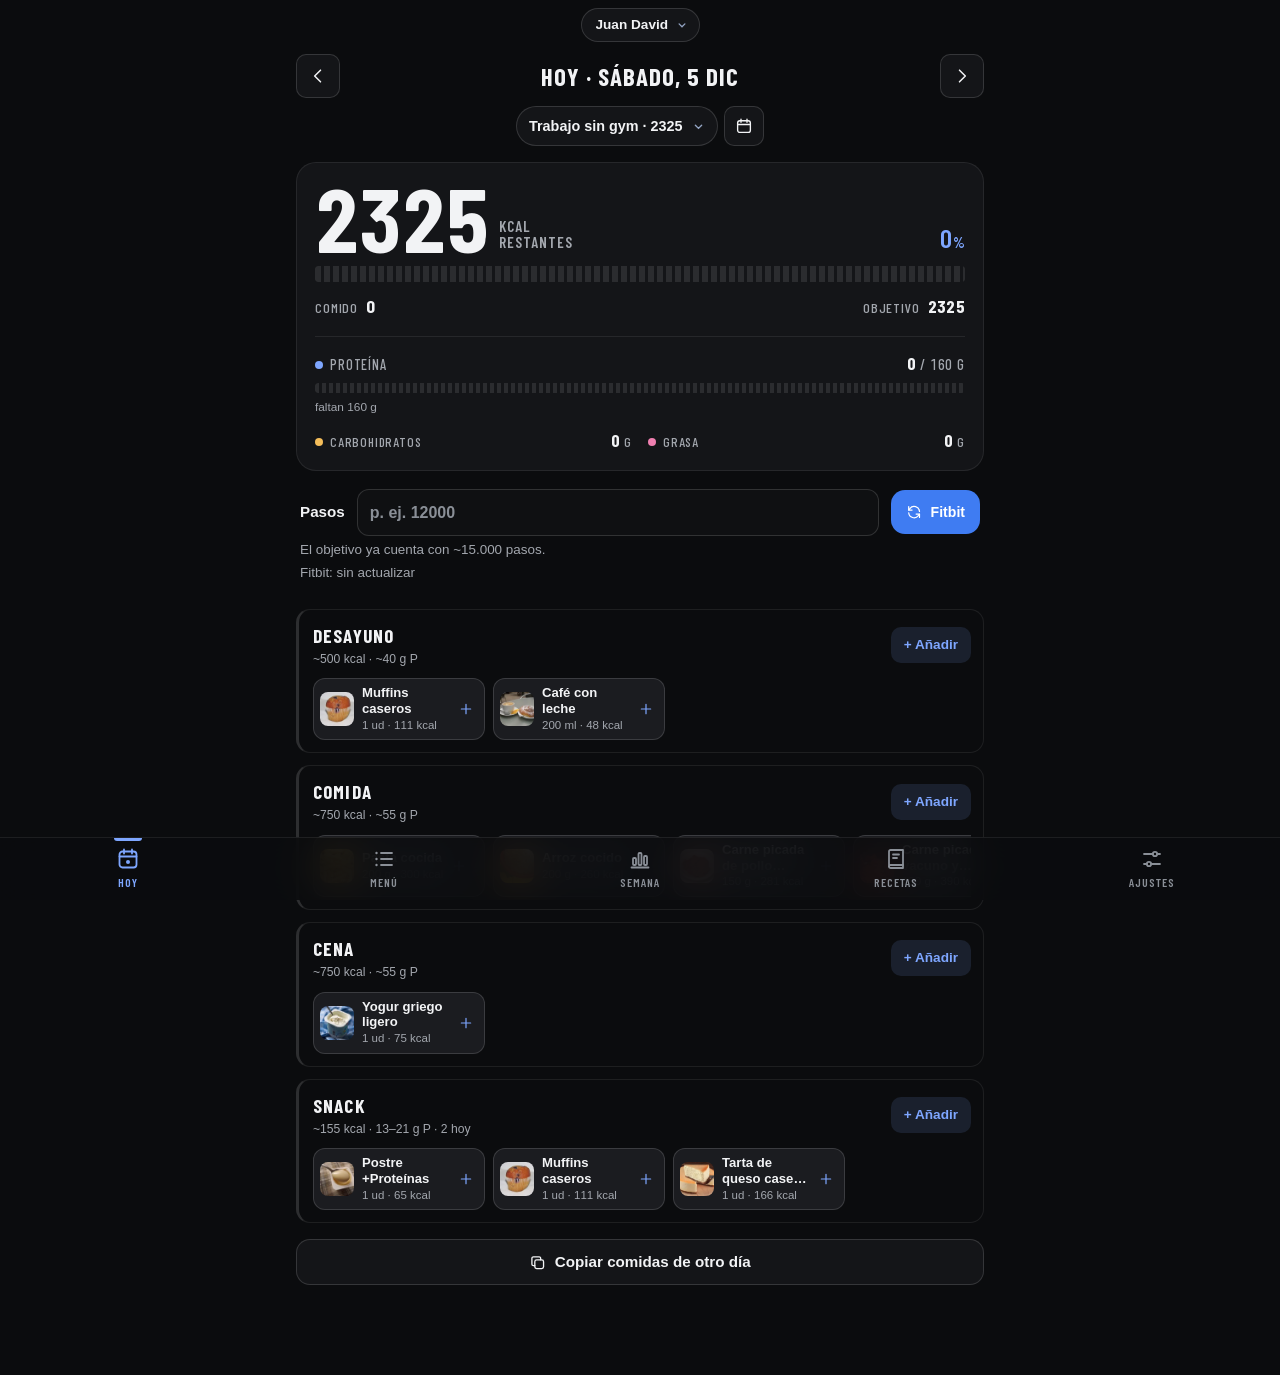
<file: index.html>
<!doctype html>
<html lang="es">
<head>
  <meta charset="utf-8">
  <meta name="viewport" content="width=device-width, initial-scale=1, viewport-fit=cover">
  <title>Menú JD</title>
  <meta name="description" content="Menú intercambiable y registro diario de comidas.">
  <meta name="theme-color" content="#0b0c0e" media="(prefers-color-scheme: light)">
  <meta name="theme-color" content="#0b0c0e" media="(prefers-color-scheme: dark)">
  <!-- iOS -->
  <meta name="apple-mobile-web-app-capable" content="yes">
  <meta name="mobile-web-app-capable" content="yes">
  <meta name="apple-mobile-web-app-status-bar-style" content="black-translucent">
  <meta name="apple-mobile-web-app-title" content="Menú JD">
  <link rel="apple-touch-icon" href="icons/apple-touch-icon.png">
  <link rel="icon" type="image/png" sizes="192x192" href="icons/icon-192.png">
  <link rel="manifest" href="manifest.webmanifest">
  <link rel="stylesheet" href="styles.css">
</head>
<body>
  <div class="profile-bar">
    <select id="profileSelect" aria-label="Perfil"></select>
  </div>
  <main id="app">
    <!-- HOY -->
    <section id="view-hoy" class="view" aria-label="Hoy">
      <header class="top">
        <button class="icon-btn" id="prevDay" aria-label="Día anterior"><svg class="i" viewBox="0 0 24 24" aria-hidden="true"><path d="m15 5-7 7 7 7"/></svg></button>
        <div class="date-wrap">
          <h1 id="dateTitle">Hoy</h1>
          <div class="type-row">
            <select id="dayType" aria-label="Tipo de día"></select>
            <button class="icon-btn small" id="gcalDetect" aria-label="Detectar tipo de día desde Google Calendar" title="Detectar desde calendario"><svg class="i" viewBox="0 0 24 24" aria-hidden="true"><rect x="3.5" y="5" width="17" height="15.5" rx="3"/><path d="M3.5 10h17M8 3v4M16 3v4"/></svg></button>
          </div>
        </div>
        <button class="icon-btn" id="nextDay" aria-label="Día siguiente"><svg class="i" viewBox="0 0 24 24" aria-hidden="true"><path d="m9 5 7 7-7 7"/></svg></button>
      </header>

      <div class="summary" id="summary"></div>
      <div class="steps-row">
        <div class="steps-line">
          <label for="stepsIn" class="steps-label">Pasos</label>
          <input type="text" id="stepsIn" inputmode="numeric" pattern="[0-9.]*" placeholder="p. ej. 12000" autocomplete="off">
          <button class="btn ghost" id="healthDay" type="button" hidden><svg class="i" viewBox="0 0 24 24" aria-hidden="true"><path d="M20 11a8 8 0 0 0-14.3-4.3L4 9"/><path d="M4 4v5h5"/><path d="M4 13a8 8 0 0 0 14.3 4.3L20 15"/><path d="M20 20v-5h-5"/></svg> Fitbit</button>
        </div>
        <p class="muted small" id="stepsInfo"></p>
        <p class="muted small" id="healthStatus" hidden></p>
        <div class="food-sync" id="foodSync" hidden>
          <p class="muted small" id="foodStatus"></p>
          <button class="btn ghost" id="foodSend" type="button"></button>
        </div>
      </div>
      <div id="slots" class="slots"></div>
      <button class="btn ghost" id="copyDay" type="button"><svg class="i" viewBox="0 0 24 24" aria-hidden="true"><rect x="8" y="8" width="12" height="12" rx="2.5"/><path d="M16 8V6a2 2 0 0 0-2-2H6a2 2 0 0 0-2 2v8a2 2 0 0 0 2 2h2"/></svg> Copiar comidas de otro día</button>
    </section>

    <!-- MENÚ -->
    <section id="view-menu" class="view" hidden aria-label="Menú">
      <header class="page-head">
        <h1>Menú</h1>
      </header>
      <div class="mtabs" role="tablist" aria-label="Qué ver">
        <button type="button" role="tab" id="tabDishes" data-mtab="platos" aria-selected="true" aria-controls="menuList"><b>Platos</b><small id="tabDishesSub">Recetas completas</small></button>
        <button type="button" role="tab" id="tabProducts" data-mtab="productos" aria-selected="false" aria-controls="productsPane"><b>Productos</b><small id="tabProductsSub">Alimentos sueltos</small></button>
      </div>
      <p class="lead dishes-only" id="menuLead"></p>
      <div class="products-pane products-only" id="productsPane">
        <input type="search" id="prodSearch" placeholder="Buscar producto…" autocomplete="off">
        <div class="prod-new" id="prodNew"></div>
        <div class="recent-row cat-row" id="prodCats"></div>
        <p class="muted small" id="prodHint"></p>
        <div id="prodList"></div>
      </div>
      <div class="pantry dishes-only" id="pantry"></div>
      <div class="builder dishes-only" id="builderSection">
        <h2>Monta tu día</h2>
        <div class="sel">
          <label for="bD">Desayuno<select id="bD"></select></label>
          <label for="bC">Comida<select id="bC"></select></label>
          <label for="bN">Cena<select id="bN"></select></label>
          <label for="bT">Tipo de día<select id="bT"></select></label>
        </div>
        <div class="total" id="bTot"></div>
        <button class="btn" id="bApply">Usar este plan para hoy</button>
        <p class="muted small">Se añade al día que tengas abierto en Hoy: navega a días futuros para planificar la semana y sacar la lista de la compra.</p>
      </div>
      <div id="menuList" class="dishes-only"></div>
    </section>

    <!-- SEMANA -->
    <section id="view-semana" class="view" hidden aria-label="Semana">
      <header class="top">
        <button class="icon-btn" id="prevWeek" aria-label="Semana anterior"><svg class="i" viewBox="0 0 24 24" aria-hidden="true"><path d="m15 5-7 7 7 7"/></svg></button>
        <div class="date-wrap">
          <h1 id="weekTitle">Semana</h1>
          <p class="muted small" id="weekSub">Domingo a sábado</p>
        </div>
        <button class="icon-btn" id="nextWeek" aria-label="Semana siguiente"><svg class="i" viewBox="0 0 24 24" aria-hidden="true"><path d="m9 5 7 7-7 7"/></svg></button>
      </header>
      <div class="summary" id="weekSummary"></div>
      <div class="week-days" id="weekDays"></div>
      <button class="btn ghost" id="planWeek" type="button">Planificar días vacíos</button>
      <button class="btn ghost" id="healthWeek" type="button" hidden><svg class="i" viewBox="0 0 24 24" aria-hidden="true"><path d="M20 11a8 8 0 0 0-14.3-4.3L4 9"/><path d="M4 4v5h5"/><path d="M4 13a8 8 0 0 0 14.3 4.3L20 15"/><path d="M20 20v-5h-5"/></svg> Traer pasos y peso de Fitbit</button>

      <section class="block">
        <h2>Peso</h2>
        <form class="weight-form" id="weightForm">
          <label for="wDate">Fecha<input type="date" id="wDate" required></label>
          <label for="wKg">Kg<input type="text" id="wKg" inputmode="decimal" placeholder="86,4" autocomplete="off" required></label>
          <button class="btn" type="submit">Guardar</button>
        </form>
        <div id="weightChart"></div>
        <div id="weightList"></div>
      </section>

      <section class="block">
        <h2>Lista de la compra</h2>
        <p class="muted small">Lo registrado y planificado esta semana; pasta, arroz y pollo en crudo. Marcarlo como comprado lo quita de «Me falta».</p>
        <div id="shopList"></div>
        <div class="row">
          <button class="btn ghost" id="shopCopy">Copiar lista</button>
          <button class="btn ghost" id="shopReset">Desmarcar todo</button>
        </div>
      </section>

      <section class="block">
        <details class="prices">
          <summary>Precios de los ingredientes</summary>
          <p class="muted small">Apunta lo que pagas en Mercadona (€/kg, €/l o €/unidad, según el ingrediente). Con ellos se calcula el coste de cada plato, de cada día y de la lista. Son comunes a todos los perfiles y se guardan en este móvil.</p>
          <div id="priceList" class="price-list"></div>
        </details>
      </section>
    </section>

    <!-- RECETAS -->
    <section id="view-recetas" class="view" hidden aria-label="Recetas">
      <header class="page-head">
        <h1>Recetas y notas</h1>
        <p class="lead">Las tuyas, apuntadas mientras cocinas, y las de lote.</p>
      </header>
      <section class="block">
        <h2>Mis recetas</h2>
        <p class="muted small" id="myRecipesEmpty">Créala mientras cocinas: añade cada cosa que echas con sus gramos, pesa la comida al terminar y la app calcula sus macros. Luego la añades a cualquier comida por gramos o raciones.</p>
        <div id="myRecipes" class="cards"></div>
        <button class="btn" type="button" data-rec-new="1">+ Nueva receta</button>
      </section>
      <section class="block">
        <h2>De lote</h2>
        <div id="recipeList" class="cards"></div>
      </section>
      <section class="block">
        <h2>Notas</h2>
        <ul id="notes" class="notes"></ul>
      </section>
    </section>
    <section id="view-ajustes" class="view" hidden aria-label="Ajustes">
      <header class="page-head">
        <h1>Ajustes</h1>
        <p class="lead">Tus productos y fotos, la copia de seguridad y la conexión con Google.</p>
      </header>
      <section class="block">
        <h2>Mis productos</h2>
        <p class="muted small">Ingredientes que has dado de alta con sus macros para usarlos al cambiar un plato. Son comunes a todos los perfiles de este móvil.</p>
        <ul id="productList" class="wlist products"></ul>
      </section>
      <section class="block">
        <h2>Fotos de productos</h2>
        <p class="muted small">Cada ingrediente del catálogo trae una foto genérica. Si quieres la del envase que compras, hazle una foto o elígela de la galería: se reduce a una miniatura y se guarda solo en este móvil (no va en la copia de seguridad).</p>
        <input type="search" id="photoSearch" placeholder="Buscar producto…" autocomplete="off">
        <ul id="photoList" class="wlist photos"></ul>
        <input type="file" id="photoFile" accept="image/*" hidden>
        <details id="photoCredits" class="credits"><summary>Créditos de las fotos genéricas</summary>
          <p class="muted small">Fotos de Wikimedia Commons, recortadas y reducidas; cada una mantiene su licencia (CC0, dominio público, CC BY o CC BY-SA).</p>
          <ul id="creditList" class="notes small"></ul>
        </details>
      </section>
      <section class="block">
        <h2>Copia de seguridad</h2>
        <p class="muted">Tu registro, tus pesos y tus precios se guardan solo en este móvil. Exporta de vez en cuando por si cambias de teléfono o borras datos del navegador.</p>
        <div class="row">
          <button class="btn ghost" id="exportBtn">Exportar registro</button>
          <label class="btn ghost file-btn" for="importFile">Importar registro</label>
          <input type="file" id="importFile" accept="application/json" hidden>
        </div>
        <p class="muted small" id="backupMsg" role="status"></p>
        <p class="muted small" id="appVersion"></p>
      </section>
      <section class="block" id="gcalSection">
        <h2>Google: turnos y Fitbit</h2>
        <p class="muted">El calendario propone si ese día trabajas (busca la palabra clave en tus eventos) y Fitbit trae pasos y peso. Necesita conexión; el resto de la app funciona sin ella.</p>
        <div class="sel">
          <label for="gcalClientId">Client ID de Google<input type="text" id="gcalClientId" autocomplete="off" spellcheck="false" autocapitalize="off" placeholder="xxxx.apps.googleusercontent.com"></label>
          <label for="gcalKeyword">Palabra clave<input type="text" id="gcalKeyword" autocomplete="off" placeholder="turno"></label>
        </div>
        <div class="row">
          <button class="btn ghost" id="gcalSave">Guardar ajustes</button>
          <button class="btn ghost" id="gcalDisconnect">Desconectar</button>
        </div>
        <p class="muted small" id="gcalMsg" role="status"></p>
        <details class="help"><summary>Cómo configurarlo</summary>
          <p class="muted small">¿Cómo consigo el Client ID? En <a href="https://console.cloud.google.com/" target="_blank" rel="noopener">Google Cloud Console</a>: crea un proyecto → activa la API "Google Calendar API" → pantalla de consentimiento OAuth (tipo Externo, añádete como usuario de prueba) → Credenciales → "Crear credenciales" → "ID de cliente de OAuth" tipo Aplicación web → en "Orígenes de JavaScript autorizados" añade exactamente <code id="gcalOrigin"></code> → copia el Client ID y pégalo arriba.</p>
          <p class="muted small" id="healthHelp">Con el mismo Client ID, los botones "Fitbit" de Hoy y Semana traen tus pasos (y tu peso, si lo registras en Google Health) desde la API de Google Health. En el proyecto de Google Cloud tienen que estar habilitada la "Google Health API" y los permisos <code>googlehealth.activity_and_fitness.readonly</code> y, para el peso, <code>googlehealth.health_metrics_and_measurements.readonly</code>. Para enviar tus comidas (botón de Hoy) hace falta además <code>googlehealth.nutrition.writeonly</code>.</p>
        </details>
      </section>
    </section>
  </main>

  <nav class="tabbar" aria-label="Secciones">
    <button data-view="hoy" class="active"><svg class="ti" viewBox="0 0 24 24" aria-hidden="true"><rect x="3.5" y="4.5" width="17" height="16" rx="3"/><path d="M3.5 9.5h17M8 2.5v4M16 2.5v4"/><circle cx="12" cy="15" r="2" class="fill"/></svg>Hoy</button>
    <button data-view="menu"><svg class="ti" viewBox="0 0 24 24" aria-hidden="true"><path d="M9 6h11M9 12h11M9 18h11"/><circle cx="4.5" cy="6" r="1.2" class="fill"/><circle cx="4.5" cy="12" r="1.2" class="fill"/><circle cx="4.5" cy="18" r="1.2" class="fill"/></svg>Menú</button>
    <button data-view="semana"><svg class="ti" viewBox="0 0 24 24" aria-hidden="true"><path d="M3.5 20.5h17"/><rect x="5" y="11" width="3" height="7" rx="1"/><rect x="10.5" y="6" width="3" height="12" rx="1"/><rect x="16" y="9" width="3" height="9" rx="1"/></svg>Semana</button>
    <button data-view="recetas"><svg class="ti" viewBox="0 0 24 24" aria-hidden="true"><path d="M5 4.5A1.5 1.5 0 0 1 6.5 3H19v15H6.5A1.5 1.5 0 0 0 5 19.5z"/><path d="M5 19.5A1.5 1.5 0 0 0 6.5 21H19v-3"/><path d="M9 7.5h6M9 11h4"/></svg>Recetas</button>
    <button data-view="ajustes"><svg class="ti" viewBox="0 0 24 24" aria-hidden="true"><path d="M4 7h9M17 7h3M4 17h3M11 17h9"/><circle cx="15" cy="7" r="2.2"/><circle cx="9" cy="17" r="2.2"/></svg>Ajustes</button>
  </nav>

  <!-- Hoja para añadir -->
  <div class="sheet-backdrop" id="sheetBg" hidden></div>
  <div class="sheet" id="sheet" hidden role="dialog" aria-modal="true" aria-labelledby="sheetTitle">
    <div class="sheet-head">
      <h2 id="sheetTitle">Añadir</h2>
      <button class="icon-btn" id="sheetClose" aria-label="Cerrar"><svg class="i" viewBox="0 0 24 24" aria-hidden="true"><path d="M6 6l12 12M18 6L6 18"/></svg></button>
    </div>
    <div id="sheetBody"></div>
  </div>

  <div class="toast" id="toast" role="status" hidden></div>

  <script src="data.js"></script>
  <script src="app.js"></script>
</body>
</html>
</file>
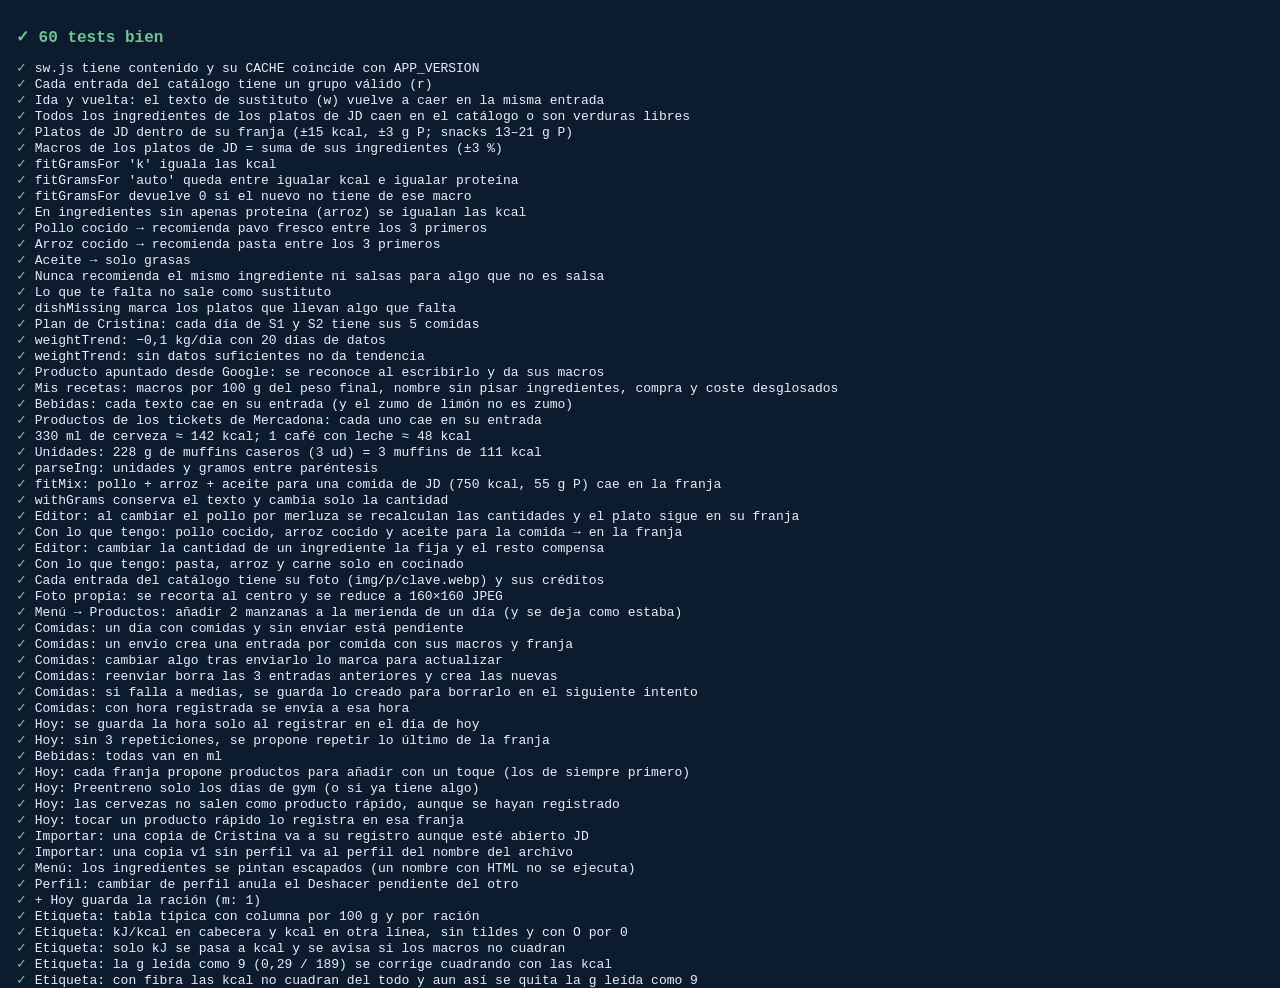
<file: tests.html>
<!doctype html>
<html lang="es">
<head>
  <meta charset="utf-8">
  <meta name="viewport" content="width=device-width, initial-scale=1">
  <title>Tests · Menú JD</title>
  <style>
    body{font-family:ui-monospace,Menlo,monospace;background:#0d1b2e;color:#e8eef9;margin:0;padding:16px;font-size:13px}
    .ok{color:#6fc493} .ko{color:#e2704b;font-weight:700} h1{font-size:16px}
    iframe{display:none}
  </style>
</head>
<body>
  <h1 id="head">Ejecutando tests…</h1>
  <pre id="out"></pre>
  <!-- Abre http://localhost:8080/tests.html con el servidor de pruebas. Carga la app en un iframe y prueba sus
       funciones puras (no escribe en el registro; lo que toca de localStorage lo deja como estaba). -->
  <iframe id="app" src="index.html"></iframe>
<script>
"use strict";
const lines = [];
let pass = 0, fail = 0;
function t(name, fn) {
  try { const r = fn(); if (r === false) throw new Error("falso"); pass++; lines.push(`<span class="ok">✓</span> ${name}`); }
  catch (e) { fail++; lines.push(`<span class="ko">✗ ${name}</span>\n    ${String(e.message || e).replace(/</g, "&lt;")}`); }
}
async function ta(name, fn) {
  try { const r = await fn(); if (r === false) throw new Error("falso"); pass++; lines.push(`<span class="ok">✓</span> ${name}`); }
  catch (e) { fail++; lines.push(`<span class="ko">✗ ${name}</span>\n    ${String(e.message || e).replace(/</g, "&lt;")}`); }
}
function eq(a, b, msg = "") { if (a !== b) throw new Error(`${msg} esperaba ${JSON.stringify(b)}, salió ${JSON.stringify(a)}`); }
function near(a, b, tol, msg = "") { if (!(Math.abs(a - b) <= tol)) throw new Error(`${msg} esperaba ${b} ±${tol}, salió ${a}`); }

let swText = "";
fetch("sw.js", { cache: "no-store" }).then((r) => r.text()).then((x) => (swText = x)).catch(() => {});
document.getElementById("app").addEventListener("load", () => setTimeout(() => run().catch((e) => { document.getElementById("head").textContent = "Error: " + e.message; }), 300));
async function run() {
  const w = document.getElementById("app").contentWindow;
  const E = (code) => w.eval(code); // ámbito global de la app (llega a const/let como SHOP o profile)
  const SHOP = E("SHOP"), PROFILES = E("PROFILES"), ROLE_LABELS = E("ROLE_LABELS");
  // Que nada de lo guardado en este navegador (Mis productos, lo que falta) cambie los resultados.
  const saved = {};
  for (const k of ["menujd.products.v1", "menujd.missing.v1"]) { saved[k] = w.localStorage.getItem(k); w.localStorage.removeItem(k); }
  E("parseCache.clear()");
  const withProfile = (id, fn) => {
    const prev = E("profile.id");
    E(`profile = PROFILES.${id}; rebuildIndex();`);
    try { return fn(); } finally { E(`profile = PROFILES.${prev}; rebuildIndex();`); }
  };

  /* despliegue */
  t("sw.js tiene contenido y su CACHE coincide con APP_VERSION", () => {
    if (!swText.includes("addEventListener(\"fetch\"") && !swText.includes("addEventListener('fetch'")) throw new Error("sw.js vacío o sin manejador fetch");
    const v = E("APP_VERSION");
    if (!swText.includes(`"menujd-${v}"`)) throw new Error(`sw.js no tiene "menujd-${v}"`);
  });

  /* catálogo */
  t("Cada entrada del catálogo tiene un grupo válido (r)", () => {
    const bad = SHOP.filter((c) => !c.r || !ROLE_LABELS[c.r.split(":")[0]]).map((c) => c.key);
    eq(bad.length, 0, "sin grupo: " + bad.join(", "));
  });
  t("Ida y vuelta: el texto de sustituto (w) vuelve a caer en la misma entrada", () => {
    const bad = [];
    for (const c of SHOP) {
      if (c.w && w.parseIng(`100 g de ${c.w}`).c?.key !== c.key) bad.push(c.key);
      if (c.cooked && c.cooked.w) { const r = w.parseIng(`100 g de ${c.cooked.w}`); if (r.c?.key !== c.key || !r.cooked) bad.push(c.key + " (cocido)"); }
    }
    eq(bad.length, 0, "fallan: " + bad.join(", "));
  });
  t("Todos los ingredientes de los platos de JD caen en el catálogo o son verduras libres", () => {
    const bad = withProfile("jd", () => E("ALL").flatMap((o) => o.i.filter((raw) => !w.parseIng(raw).c).map((raw) => `${o.id}: ${raw}`)));
    if (bad.length) console.info("Sin entrada en el catálogo:", bad);
    return true; // informativo: las verduras libres y "al gusto" no tienen entrada
  });

  /* platos de JD: regla del intercambio */
  t("Platos de JD dentro de su franja (±15 kcal, ±3 g P; snacks 13–21 g P)", () => {
    const bad = [];
    withProfile("jd", () => {
      const prof = E("profile");
      for (const s of prof.slots) for (const o of E(`profile._baseMenu["${s.id}"]`)) {
        const tg = s.target; if (!tg) continue;
        const okK = Math.abs(o.k - tg.k) <= 15;
        const okP = tg.p != null ? Math.abs(o.p - tg.p) <= 3 : o.p >= tg.pMin && o.p <= tg.pMax;
        if (!okK || !okP) bad.push(`${o.id} ${o.k} kcal ${o.p} g P`);
      }
    });
    eq(bad.length, 0, bad.join("; "));
  });
  t("Macros de los platos de JD = suma de sus ingredientes (±3 %)", () => {
    const bad = [];
    withProfile("jd", () => {
      for (const o of E("profile._baseMenu ? Object.values(profile._baseMenu).flat() : ALL")) {
        const sum = o.i.reduce((a, raw) => a + ((w.ingMacros(raw) || {}).k || 0), 0);
        if (Math.abs(sum - o.k) > o.k * 0.03) bad.push(`${o.id}: plato ${o.k}, ingredientes ${Math.round(sum)}`);
      }
    });
    eq(bad.length, 0, bad.join("; "));
  });

  /* gramos del sustituto */
  t("fitGramsFor 'k' iguala las kcal", () => {
    const o = { k: 247.5, p: 46.5, c: 0, f: 5.4 };
    const g = w.fitGramsFor(o, [100, 23, 0, 1], "k");
    near(g, 248, 1);
  });
  t("fitGramsFor 'auto' queda entre igualar kcal e igualar proteína", () => {
    const o = { k: 247.5, p: 46.5, c: 0, f: 5.4 }, nut = [100, 23, 0, 1];
    const g = w.fitGramsFor(o, nut, "auto"), gk = w.fitGramsFor(o, nut, "k"), gp = w.fitGramsFor(o, nut, "p");
    return g <= Math.max(gk, gp) && g >= Math.min(gk, gp);
  });
  t("fitGramsFor devuelve 0 si el nuevo no tiene de ese macro", () => eq(w.fitGramsFor({ k: 100, p: 10, c: 0, f: 0 }, [100, 23, 0, 1], "c"), 0));
  t("En ingredientes sin apenas proteína (arroz) se igualan las kcal", () => eq(w.defaultFit(w.ingMacros("200 g de arroz cocido")), "k"));

  /* sustitutos recomendados */
  const subs = (raw) => w.substitutes(raw).map((r) => r.opt.c.key);
  t("Pollo cocido → recomienda pavo fresco entre los 3 primeros", () => { const s = subs("150 g de pollo cocido"); if (!s.slice(0, 3).includes("pavofresco")) throw new Error(s.join(", ")); });
  t("Arroz cocido → recomienda pasta entre los 3 primeros", () => { const s = subs("200 g de arroz cocido"); if (!s.slice(0, 3).includes("pasta")) throw new Error(s.join(", ")); });
  t("Aceite → solo grasas", () => { const s = w.substitutes("10 g de aceite de oliva"); return s.length > 0 && s.every((r) => r.opt.c.r.startsWith("grasa")); });
  t("Nunca recomienda el mismo ingrediente ni salsas para algo que no es salsa", () => {
    for (const raw of ["150 g de pollo cocido", "200 g de arroz cocido", "100 g de queso batido 0%", "1 plátano", "45 g de avena molida"]) {
      const old = w.parseIng(raw).c.key;
      for (const r of w.substitutes(raw)) {
        if (r.opt.c.key === old) throw new Error(`${raw} → sí mismo`);
        if ((r.opt.c.r || "").startsWith("salsa")) throw new Error(`${raw} → ${r.opt.c.key}`);
      }
    }
  });
  t("Lo que te falta no sale como sustituto", () => {
    w.localStorage.setItem("menujd.missing.v1", JSON.stringify(["pavofresco"]));
    try { return !subs("150 g de pollo cocido").includes("pavofresco"); }
    finally { w.localStorage.removeItem("menujd.missing.v1"); }
  });
  t("dishMissing marca los platos que llevan algo que falta", () => {
    w.localStorage.setItem("menujd.missing.v1", JSON.stringify(["pollo"]));
    try {
      return withProfile("jd", () => {
        const all = E("ALL"), hit = all.filter((o) => w.dishMissing(o).length);
        return hit.length > 0 && hit.every((o) => o.i.some((raw) => w.parseIng(raw).c?.key === "pollo"));
      });
    } finally { w.localStorage.removeItem("menujd.missing.v1"); }
  });

  /* plan de Cristina */
  t("Plan de Cristina: cada día de S1 y S2 tiene sus 5 comidas", () => {
    withProfile("cristina", () => {
      eq(w.planWeeks().join(","), "S1,S2", "semanas");
      for (const wk of ["s1", "s2"]) for (let i = 0; i < 7; i++) {
        const d = new Date(2026, 9, 11 + i, 12); // domingo 11/10/2026 → sábado
        const n = w.planDishes(wk, d).length;
        if (n !== 5) throw new Error(`${wk} ${d.toDateString()}: ${n} comidas`);
      }
    });
  });

  /* peso */
  t("weightTrend: −0,1 kg/día con 20 días de datos", () => {
    const wts = {}, keys = [];
    for (let i = 0; i < 20; i++) { const k = E(`iso(new Date(2026, 8, ${1 + i}, 12))`); wts[k] = 87 - 0.1 * i; keys.push(k); }
    const tr = w.weightTrend(wts, keys);
    near(tr.slope, -0.1, 0.001); near(tr.now, 85.1, 0.01);
  });
  t("weightTrend: sin datos suficientes no da tendencia", () => eq(w.weightTrend({ "2026-09-01": 87, "2026-09-02": 86.8 }, ["2026-09-01", "2026-09-02"]), null));

  t("Producto apuntado desde Google: se reconoce al escribirlo y da sus macros", () => {
    w.localStorage.setItem("menujd.products.v1", JSON.stringify([{ key: "utest", n: "Puré de verduras", nut: [81, 2, 12.5, 2.9] }]));
    E("parseCache.clear()");
    try {
      const m = w.ingMacros("300 g de Puré de verduras");
      near(m.k, 243, 0.5); near(m.p, 6, 0.01);
      eq(w.parseIng("300 g de pure de verduras").c.key, "utest", "sin tilde");
    } finally { w.localStorage.removeItem("menujd.products.v1"); E("parseCache.clear()"); }
  });

  t("Mis recetas: macros por 100 g del peso final, nombre sin pisar ingredientes, compra y coste desglosados", () => {
    // Olla de 1.000 g cocinada con 400 g de arroz cocido y 600 g de pechuga cocida → 300 g = 120 g de arroz + 180 g de pollo.
    const ings = ["400 g de arroz cocido", "600 g de pechuga de pollo cocida"];
    const tot = ings.reduce((a, r) => { const m = w.ingMacros(r); return { k: a.k + m.k, p: a.p + m.p }; }, { k: 0, p: 0 });
    w.localStorage.setItem("menujd.products.v1", JSON.stringify([{ key: "rtest", n: "Arroz", nut: [tot.k / 10, tot.p / 10, 0, 0], r: "casero", rec: { i: ings, w: 1000 } }]));
    E("parseCache.clear()");
    try {
      eq(w.parseIng("200 g arroz cocido").c.key, "arroz", "«Arroz» como receta no se queda con el arroz");
      const m = w.ingMacros("300 g de Arroz (receta)");
      near(m.k, tot.k * 0.3, 0.5); near(m.p, tot.p * 0.3, 0.05);
      const { agg } = w.buildShop([{ items: [{ n: "x", m: 1, i: ["300 g de Arroz (receta)"] }] }]);
      eq(agg.has("rtest"), false, "la receta no sale en la compra");
      near(agg.get("arroz").qty, w.parseIng("120 g de arroz cocido").qty, 0.5, "arroz");
      near(agg.get("pollo").qty, w.parseIng("180 g de pechuga de pollo cocida").qty, 0.5, "pollo");
      eq(w.substitutes("150 g de pechuga de pollo cocida", 50).some((s) => s.opt.c.key === "rtest"), false, "no se propone como sustituto");
    } finally { w.localStorage.removeItem("menujd.products.v1"); E("parseCache.clear()"); }
  });

  /* bebidas y unidades */
  t("Bebidas: cada texto cae en su entrada (y el zumo de limón no es zumo)", () => {
    const cases = { "1 café con leche": "cafeleche", "1 cortado": "cafeleche", "1 café americano": "cafe", "330 ml de cerveza": "cerveza",
      "1 caña": "cerveza", "330 ml de cerveza sin alcohol": "cervezasin", "330 ml de coca-cola zero": "refresco", "150 ml de vino tinto": "vino",
      "200 ml de zumo de naranja": "zumo", "250 ml leche semi": "leche" };
    for (const [raw, key] of Object.entries(cases)) eq(w.parseIng(raw).c?.key, key, raw);
    if (w.parseIng("perejil fresco, zumo de limón y sal").c?.key === "zumo") throw new Error("zumo de limón cae en zumo");
  });
  t("Productos de los tickets de Mercadona: cada uno cae en su entrada", () => {
    const cases = { "Filetes de caballa del sur en aceite de oliva": "caballa", "Sardinillas en tomate": "sardinillas", "Jamoncitos de pollo": "jamoncitos",
      "Preparado de carne picada vacuno y cerdo": "picadamixta", "Preparado de carne picada pollo": "picada", "Caldo de pollo en pastillas": "caldo",
      "Cereales rellenos de leche": "cereales", "Cacao puro en polvo La Chocolatera": "cacao", "Chocolate negro 85% cacao": "chocolate",
      "Queso fresco cottage semidesnatado": "cottage", "Pasta fresca gnocchi": "gnocchi", "Macarrón Hacendado": "pasta", "Alubia cocida blanca": "alubias",
      "Postre lácteo con fruta 0% MG": "postrefruta", "Postre lácteo con fresa +Proteínas": "postre", "Gelatina 0% sabor cereza, cola y sandía": "gelatina",
      "Vinagre de vino blanco": "vinagre", "Cebolla en polvo": "especias", "Ajo granulado": "especias", "100 g de repollo": "col",
      "Coliflor, brócoli y zanahoria": "brocoli", "Espárragos blancos medianos": "esparragosblancos", "Mix frutas tropical": "frutatropical" };
    for (const [raw, key] of Object.entries(cases)) eq(w.parseIng(raw).c?.key, key, raw);
    eq(w.parseIng("salsa de soja baja en sal (10-15 ml, opcional)").c?.key, "soja", "soja con sal");
  });
  t("330 ml de cerveza ≈ 142 kcal; 1 café con leche ≈ 48 kcal", () => {
    near(w.ingMacros("330 ml de cerveza").k, 141.9, 0.5);
    near(w.ingMacros("1 café con leche").k, 48, 0.5);
  });
  t("Unidades: 228 g de muffins caseros (3 ud) = 3 muffins de 111 kcal", () => {
    const r = w.parseIng("228 g de muffins caseros (3 ud)");
    eq(r.c.key, "muffin"); near(r.qty, 3, 0.01); near(w.ingMacros(r.raw).k, 333, 1);
  });

  /* números */
  t("parseIng: unidades y gramos entre paréntesis", () => {
    near(w.parseIng("2 huevos L").grams, 120, 0.1);
    near(w.parseIng("1 lata de atún al natural (56 g)").grams, 56, 0.1);
  });

  /* ajuste de cantidades */
  t("fitMix: pollo + arroz + aceite para una comida de JD (750 kcal, 55 g P) cae en la franja", () => withProfile("jd", () => {
    const S = (k) => SHOP.find((c) => c.key === k);
    const items = [[S("pollo").cooked.nut, 120, S("pollo")], [S("arroz").cooked.nut, 200, S("arroz")], [S("aceite").nut, 10, S("aceite")]]
      .map(([nut, g0, c]) => ({ nut, g0, ...w.fitSpec(c, g0) }));
    const g = w.fitMix(items, { k: 750, p: 55, c: 80, f: 20 });
    const k = items.reduce((a, it, i) => a + it.nut[0] * g[i] / 100, 0), p = items.reduce((a, it, i) => a + it.nut[1] * g[i] / 100, 0);
    near(k, 750, 15, "kcal"); near(p, 55, 3, "proteína");
    if (g[2] % 1 !== 0 || g[0] % 5 !== 0) throw new Error("cantidades sin redondear: " + g.join(", "));
  }));
  t("withGrams conserva el texto y cambia solo la cantidad", () => {
    eq(w.withGrams("300 g pasta cocida (macarrón o hélices)", 250), "250 g pasta cocida (macarrón o hélices)");
    eq(w.withGrams("3 huevos L", 120), "2 huevos L");
    near(w.parseIng(w.withGrams("2 latas atún al natural (112 g)", 168)).grams, 168, 1);
  });
  t("Editor: al cambiar el pollo por merluza se recalculan las cantidades y el plato sigue en su franja", () => withProfile("jd", () => {
    const prevAuto = w.localStorage.getItem("menujd.autofit.v1"); w.localStorage.removeItem("menujd.autofit.v1");
    try {
      E('openEditor("C1")');
      const ed = E("ed"), idx = ed.i.findIndex((r) => /pollo/.test(r));
      const old = E(`ingMacros(ed.i[${idx}])`); ed.i[idx] = "130 g de merluza";
      ed.m = E(`addM(addM(ed.m, ${JSON.stringify(old)}, -1), ingMacros("130 g de merluza"))`);
      E("afterIngredientChange()");
      const m = E("ed.m");
      near(m.k, 750, 15, "kcal"); near(m.p, 55, 3, "proteína");
      eq(E("ed.justFit"), false, "se pinta y se limpia la marca"); // renderEditor la apaga tras pintarla
    } finally { E("closeSheet(); ed = null"); if (prevAuto != null) w.localStorage.setItem("menujd.autofit.v1", prevAuto); }
  }));
  t("Con lo que tengo: pollo cocido, arroz cocido y aceite para la comida → en la franja", () => withProfile("jd", () => {
    try {
      E('sheetState = { slot: "C", query: "", have: ["pollo|1", "arroz|1", "aceite|0"] }; computeFromPantry();');
      const m = E("ed.m");
      near(m.k, 750, 15, "kcal"); near(m.p, 55, 3, "proteína");
      eq(E("ed.i.length"), 3);
    } finally { E("closeSheet(); ed = null"); }
  }));

  t("Editor: cambiar la cantidad de un ingrediente la fija y el resto compensa", () => withProfile("jd", () => {
    const prevAuto = w.localStorage.getItem("menujd.autofit.v1"); w.localStorage.removeItem("menujd.autofit.v1");
    try {
      E('openEditor("C1")');
      const idx = E("ed.i.findIndex((r) => /pollo/.test(r))");
      E(`openQty(${idx})`);
      eq(E("ed.qtyOnly"), true);
      E("ed.grams = 140; applyPick()");
      eq(E(`ed.i[${idx}]`), "140 g pollo cocido", "se conserva la redacción");
      eq(E(`ed.locked.has(${idx})`), true, "queda fijada");
      // 140 g de pollo cocido aportan 12 g P más; sin compensar serían ~67 g P. El resto compensa hasta donde puede.
      const m = E("ed.m"); near(m.k, 750, 15, "kcal"); if (!(m.p < 61)) throw new Error("no compensa la proteína: " + m.p);
      E("ed.i.findIndex((r) => /aceite/.test(r))") >= 0 && E(`(() => { const ri = ed.i.findIndex((r) => /aceite/.test(r)); ed.m = addM(ed.m, ingMacros(ed.i[ri]), -1); ed.i.splice(ri, 1); ed.locked = new Set([...ed.locked].filter((x) => x !== ri).map((x) => (x > ri ? x - 1 : x))); })()`);
      eq(E("ed.i[[...ed.locked][0]]"), "140 g pollo cocido", "el fijado sigue apuntando al pollo tras quitar otro");
    } finally { E("closeSheet(); ed = null"); if (prevAuto != null) w.localStorage.setItem("menujd.autofit.v1", prevAuto); }
  }));
  t("Con lo que tengo: pasta, arroz y carne solo en cocinado", () => {
    E('sheetState = { slot: "C", query: "", have: [] }; openPantryPick();');
    const ids = [...w.document.querySelectorAll("#haveList [data-have]")].map((b) => b.dataset.have);
    for (const bad of ["pasta|0", "arroz|0", "pollo|0", "picada|0", "lomo|0", "noodles|0"]) if (ids.includes(bad)) throw new Error("sale en crudo: " + bad);
    for (const good of ["pasta|1", "arroz|1", "pollo|1", "picada|1", "lomo|1", "burger|1"]) if (!ids.includes(good)) throw new Error("falta cocinado: " + good);
    E("closeSheet()");
  });

  /* fotos */
  await ta("Cada entrada del catálogo tiene su foto (img/p/clave.webp) y sus créditos", async () => {
    const cr = await (await fetch("img/p/credits.json", { cache: "no-store" })).json();
    const bad = [];
    await Promise.all(SHOP.map(async (c) => {
      const r = await fetch(`img/p/${c.key}.webp`, { method: "HEAD", cache: "no-store" });
      if (!r.ok) bad.push(c.key + " (sin foto)");
      if (!cr[c.key] || !cr[c.key].l || !cr[c.key].u) bad.push(c.key + " (sin créditos)");
    }));
    eq(bad.length, 0, bad.join(", "));
  });

  await ta("Foto propia: se recorta al centro y se reduce a 160×160 JPEG", async () => {
    const cv = document.createElement("canvas"); cv.width = 600; cv.height = 300;
    const blob = await new Promise((r) => cv.toBlob(r, "image/png"));
    const data = await w.shrinkPhoto(blob);
    eq(data.startsWith("data:image/jpeg"), true, "formato");
    const img = new Image(); await new Promise((r) => { img.onload = r; img.src = data; });
    eq(img.naturalWidth + "×" + img.naturalHeight, "160×160");
    if (data.length > 30000) throw new Error("demasiado grande: " + data.length);
  });

  /* Menú → Productos */
  t("Menú → Productos: añadir 2 manzanas a la merienda de un día (y se deja como estaba)", () => {
    const key = "2020-01-02", prevCur = E("iso(current)"), prevProfile = E("profile.id");
    E("profile = PROFILES.jd; rebuildIndex();");
    E(`current = new Date("${key}T12:00:00")`);
    try {
      E('setMenuTab("productos")');
      const d = w.document;
      if (!d.querySelector('[data-prod-add="manzana|0"] img.thumb')) throw new Error("la manzana no sale con foto en la lista");
      E('openProductSheet("manzana|0")');
      eq(E("sheetState.slot"), "D", "franja propuesta en un día que no es hoy");
      d.querySelector('[data-slot-pick="S"]').click();
      eq(d.getElementById("ffGo").textContent, "Añadir a Snack");
      d.querySelector('[data-u-set="2"]').click();
      d.getElementById("foodForm").requestSubmit();
      const it = E(`db["${key}"].items`);
      eq(it.length, 1); eq(it[0].slot, "S"); eq(it[0].i[0], "360 g de manzana (2 ud)"); near(it[0].k, 187.2, 0.5);
    } finally {
      E(`delete db["${key}"]; saveAll(db); current = new Date("${prevCur}T12:00:00"); closeSheet(); setMenuTab("platos");`);
      E(`profile = PROFILES.${prevProfile}; rebuildIndex(); renderHoy();`);
    }
  });

  /* comidas → Google Health (API simulada: no sale nada a internet) */
  {
    const prevProfile = E("profile.id"), realFetch = w.fetch, key = "2020-01-01";
    E("profile = PROFILES.jd; rebuildIndex();");
    const sentKey = E("foodSentKey()"), savedSent = w.localStorage.getItem(sentKey);
    const calls = [];
    let id = 0;
    w.fetch = async (url, opts = {}) => {
      const body = opts.body ? JSON.parse(opts.body) : null;
      calls.push({ url, body });
      return { ok: true, status: 200, json: async () => (/batchDelete/.test(url) ? { done: true } : { done: true, response: { name: `users/me/dataTypes/nutrition-log/dataPoints/p${++id}` } }) };
    };
    try {
      w.localStorage.removeItem(sentKey);
      E(`db["${key}"] = { type: "trabajo", items: [
        { slot: "D", n: "Tostadas", k: 500, p: 40, c: 50, f: 12 },
        { slot: "S", n: "Muffin", m: 2, k: 222, p: 19, c: 18.8, f: 7.6 },
        { slot: "S", n: "Postre", k: 54, p: 8.3, c: 5.4, f: 0.2 } ] };`);
      t("Comidas: un día con comidas y sin enviar está pendiente", () => eq(w.foodState(key), "pending"));
      await ta("Comidas: un envío crea una entrada por comida con sus macros y franja", async () => {
        const n = await w.sendFoodDay({ token: "x" }, key);
        eq(n, 3); eq(calls.length, 3);
        const log = calls[1].body.nutritionLog;
        eq(log.mealType, "SNACK"); eq(log.energy.kcal, 222); eq(log.foodDisplayName, "Muffin ×2");
        eq(log.nutrients[0].nutrient, "PROTEIN"); eq(log.nutrients[0].quantity.grams, 19); eq(log.totalFat.grams, 7.6);
        if (calls[1].body.nutritionLog.interval.startTime === calls[2].body.nutritionLog.interval.startTime) throw new Error("dos snacks a la misma hora");
        eq(w.foodState(key), "sent");
      });
      t("Comidas: cambiar algo tras enviarlo lo marca para actualizar", () => { E(`db["${key}"].items[0].k = 520`); eq(w.foodState(key), "changed"); });
      await ta("Comidas: reenviar borra las 3 entradas anteriores y crea las nuevas", async () => {
        calls.length = 0;
        await w.sendFoodDay({ token: "x" }, key);
        eq(calls[0].url.endsWith(":batchDelete"), true, "primero borra");
        eq(calls[0].body.names.join(","), "users/me/dataTypes/nutrition-log/dataPoints/p1,users/me/dataTypes/nutrition-log/dataPoints/p2,users/me/dataTypes/nutrition-log/dataPoints/p3");
        eq(calls.length, 4); eq(w.foodState(key), "sent");
      });
      await ta("Comidas: si falla a medias, se guarda lo creado para borrarlo en el siguiente intento", async () => {
        E(`db["${key}"].items[0].k = 530`);
        let n = 0;
        w.fetch = async (url) => (/batchDelete/.test(url) || ++n < 2
          ? { ok: true, status: 200, json: async () => ({ done: true, response: { name: "users/me/dataTypes/nutrition-log/dataPoints/q" + n } }) }
          : { ok: false, status: 500, json: async () => ({ error: { message: "boom" } }) });
        try { await w.sendFoodDay({ token: "x" }, key); throw new Error("no falló"); } catch (e) { if (e.message === "no falló") throw e; }
        eq(w.foodState(key), "changed");
        eq(E(`loadFoodSent().days["${key}"].names.length`), 1);
      });
    } finally {
      w.fetch = realFetch;
      E(`delete db["${key}"]`);
      if (savedSent != null) w.localStorage.setItem(sentKey, savedSent); else w.localStorage.removeItem(sentKey);
      E(`profile = PROFILES.${prevProfile}; rebuildIndex();`);
    }
  }

  /* hora real de las comidas y "Repetir" lo último de la franja */
  {
    const prevProfile = E("profile.id"), realFetch = w.fetch, prevCur = E("iso(current)"), sentKey = E("foodSentKey()");
    const savedSent = w.localStorage.getItem(sentKey), calls = [];
    E("profile = PROFILES.jd; rebuildIndex();");
    w.fetch = async (url, opts = {}) => { calls.push(JSON.parse(opts.body)); return { ok: true, status: 200, json: async () => ({ done: true, response: { name: "x" } }) }; };
    try {
      E(`db["2020-01-02"] = { type: "trabajo", items: [{ slot: "C", n: "Tarde", k: 700, p: 50, c: 70, f: 20, t: "16:05" }, { slot: "C", n: "Postre", k: 54, p: 8, c: 5, f: 0, t: "16:20" }] };`);
      await ta("Comidas: con hora registrada se envía a esa hora", async () => {
        await w.sendFoodDay({ token: "x" }, "2020-01-02");
        const hm = (c) => new Date(c.nutritionLog.interval.startTime).toTimeString().slice(0, 5);
        eq(hm(calls[0]), "16:05"); eq(hm(calls[1]), "16:20");
      });
      t("Hoy: se guarda la hora solo al registrar en el día de hoy", () => {
        E(`current = new Date(); current.setHours(12, 0, 0, 0); addItem("D", { n: "Prueba hora", k: 1, p: 0, c: 0, f: 0 });`);
        const x = E(`getDay(iso(new Date())).items.at(-1)`);
        eq(/^\d\d:\d\d$/.test(x.t), true, "hora " + x.t);
        E(`getDay(iso(new Date())).items.pop(); current = new Date("2020-01-03T12:00:00"); addItem("D", { n: "Sin hora", k: 1, p: 0, c: 0, f: 0 });`);
        eq(E(`db["2020-01-03"].items[0].t`), undefined);
      });
      t("Hoy: sin 3 repeticiones, se propone repetir lo último de la franja", () => {
        E(`db["2020-01-04"] = { type: "trabajo", items: [{ slot: "N", ref: "N4", m: 1, n: "x", k: 1, p: 1, c: 1, f: 1 }] };`);
        const f = E(`(() => { const r = favorite("N", "2020-01-05"); return r && { id: r.o.id, last: r.last }; })()`);
        eq(f && f.id, "N4"); eq(f.last, true);
      });
    } finally {
      w.fetch = realFetch;
      E(`["2020-01-02", "2020-01-03", "2020-01-04"].forEach((k) => delete db[k]); saveAll(db); current = new Date("${prevCur}T12:00:00");`);
      if (savedSent != null) w.localStorage.setItem(sentKey, savedSent); else w.localStorage.removeItem(sentKey);
      E(`profile = PROFILES.${prevProfile}; rebuildIndex(); renderHoy();`);
    }
  }

  t("Bebidas: todas van en ml", () => {
    const bad = SHOP.filter((c) => c.r === "bebida" && c.u !== "ml").map((c) => c.key);
    eq(bad.join(","), "", "bebidas que no van en ml");
    eq(w.parseIng("1 café con leche").qty, 200, "una taza = 200 ml");
    eq(w.parseIng("150 ml de café con leche").grams, 150);
  });
  {
    const prevProfile = E("profile.id");
    E("profile = PROFILES.jd; rebuildIndex();");
    try {
      t("Hoy: cada franja propone productos para añadir con un toque (los de siempre primero)", () => {
        const def = E(`quickProducts("D", "2020-03-10").map((q) => q.o.c.key)`);
        eq(def[0], "muffin", "sin historial salen los del perfil");
        E(`db["2020-03-08"] = { type: "trabajo", items: [{ slot: "D", n: "Plátano", i: ["120 g de plátano"], m: 1, k: 1, p: 0, c: 0, f: 0 }] };
           db["2020-03-09"] = { type: "trabajo", items: [{ slot: "D", n: "Plátano", i: ["150 g de plátano"], m: 1, k: 1, p: 0, c: 0, f: 0 }] };`);
        const q = E(`quickProducts("D", "2020-03-10").map((q) => q.o.c.key + ":" + q.amt)`);
        eq(q[0], "platano:150", "lo registrado manda, con la cantidad de la última vez"); eq(q.length, 3);
        eq(E(`quickProducts("D", "2020-03-10").find((q) => q.o.c.key === "cafeleche").amt`), 200, "café: 200 ml");
        eq(E(`quickProducts("C", "2020-03-10").map((q) => q.o.id + ":" + q.amt).join(",")`), "pasta|1:200,arroz|1:200,picada|1:150,picadamixta|1:150", "comida: pasta, arroz y picadas cocinadas");
      });
      t("Hoy: Preentreno solo los días de gym (o si ya tiene algo)", () => {
        const ids = (type, items = []) => E(`daySlots({ type: "${type}", items: ${JSON.stringify(items)} }).map((s) => s.id).join(",")`);
        eq(ids("trabajo-gym"), "D,C,N,S,P"); eq(ids("libre-gym"), "D,C,N,S,P");
        eq(ids("trabajo"), "D,C,N,S", "sin gym no sale");
        eq(ids("libre", [{ slot: "P" }]), "D,C,N,S,P", "con algo registrado sí sale");
        eq(E(`quickProducts("P", "2020-03-10").map((q) => q.o.c.key).join(",")`), "platano,cafe,tortitas");
      });
      t("Hoy: las cervezas no salen como producto rápido, aunque se hayan registrado", () => {
        E(`db["2020-03-07"] = { type: "trabajo", items: [{ slot: "N", n: "Cerveza", i: ["330 ml de cerveza sin alcohol"], m: 1, k: 66, p: 1, c: 15, f: 0 }] };`);
        const keys = E(`["D", "C", "N", "S", "P"].flatMap((sl) => quickProducts(sl, "2020-03-10").map((q) => q.o.c.key))`);
        eq(keys.filter((k) => /cerveza/.test(k)).length, 0);
        E(`delete db["2020-03-07"]`);
      });
      t("Hoy: tocar un producto rápido lo registra en esa franja", () => {
        E(`current = new Date("2020-03-11T12:00:00"); renderHoy();`);
        const b = w.document.querySelector('#slots [data-quick-food^="muffin|0|"][data-quick-food$="|D"]');
        if (!b) throw new Error("no sale el botón de muffins en Desayuno");
        b.click();
        const x = E(`db["2020-03-11"].items[0]`);
        eq(x.slot, "D"); eq(x.i[0], "76 g de muffins caseros (1 ud)");
      });
    } finally {
      E(`["2020-03-08", "2020-03-09", "2020-03-11"].forEach((k) => delete db[k]); saveAll(db); current = new Date(); current.setHours(12, 0, 0, 0);`);
      E(`profile = PROFILES.${prevProfile}; rebuildIndex(); renderHoy();`);
    }
  }

  /* copia de seguridad, escapado de HTML y arreglos de la auditoría */
  {
    const prevProfile = E("profile.id"), keys = ["menujd.log.jd.v1", "menujd.log.cristina.v1", "menujd.profile.v1", "menujd.dishes.cristina.v1",
      "menujd.dishes.jd.v1", "menujd.weight.cristina.v1", "menujd.prices.v1", "menujd.products.v1"];
    const before = Object.fromEntries(keys.map((k) => [k, w.localStorage.getItem(k)]));
    try {
      E(`switchProfile("jd")`);
      t("Importar: una copia de Cristina va a su registro aunque esté abierto JD", () => {
        E(`importBackup({ app: "menujd", version: 2, profile: "cristina", log: { "2020-02-01": { type: "estandar", items: [{ slot: "D", n: "Prueba", k: 100, p: 5, c: 10, f: 2 }] } }, weight: { "2020-02-01": 70.5 } }, "copia.json")`);
        eq(E("profile.id"), "cristina", "cambia al perfil del archivo");
        eq(JSON.parse(w.localStorage.getItem("menujd.log.cristina.v1"))["2020-02-01"].items[0].n, "Prueba");
        eq((JSON.parse(w.localStorage.getItem("menujd.log.jd.v1")) || {})["2020-02-01"], undefined, "no toca el registro de JD");
        eq(JSON.parse(w.localStorage.getItem("menujd.weight.cristina.v1"))["2020-02-01"], 70.5);
      });
      t("Importar: una copia v1 sin perfil va al perfil del nombre del archivo", () => {
        E(`importBackup({ "2020-02-02": { type: "trabajo", items: [] } }, "menujd-registro-jd-2020-02-02.json")`);
        eq(E("profile.id"), "jd"); eq(E(`!!db["2020-02-02"]`), true);
      });
      t("Menú: los ingredientes se pintan escapados (un nombre con HTML no se ejecuta)", () => {
        const html = E(`cardHTML({ id: "X1", n: "x", i: ['100 g de <img src=x onerror="window.__xss=1">'], k: 1, p: 1, c: 1, f: 1, t: "<b>t</b>" }, false)`);
        eq(html.includes("<img"), false, "sin etiqueta img"); eq(html.includes("&lt;b&gt;t"), true, "nota escapada");
      });
      t("Perfil: cambiar de perfil anula el Deshacer pendiente del otro", () => {
        E(`toast("x", 6000, { label: "Deshacer", fn: () => {} }); switchProfile("cristina")`);
        eq(E("toastAction"), null); E(`switchProfile("jd")`);
      });
      t("+ Hoy guarda la ración (m: 1)", () => {
        const b = w.document.createElement("button"); b.dataset.quick = "D1"; w.document.body.appendChild(b); b.click(); b.remove();
        const x = E(`getDay(iso(new Date())).items.at(-1)`);
        eq(x.ref, "D1"); eq(x.m, 1);
        E(`getDay(iso(new Date())).items.pop(); saveAll(db)`);
      });
    } finally {
      for (const [k, v] of Object.entries(before)) if (v != null) w.localStorage.setItem(k, v); else w.localStorage.removeItem(k);
      E(`profile = PROFILES.${prevProfile}; applyProfileTheme(); rebuildIndex(); db = loadAll(); prices = loadPrices(); parseCache.clear(); renderProfileSelect(); renderMenu(); renderRecetas(); show("hoy");`);
    }
  }

  /* foto de la tabla nutricional */
  const label = (txt) => E(`parseLabel(${JSON.stringify(txt)})`);
  t("Etiqueta: tabla típica con columna por 100 g y por ración", () => {
    const v = label("Información nutricional Por 100 g Por ración (125 g)\nValor energético 370 kJ / 88 kcal 462 kJ / 110 kcal\nGrasas 0,2 g 0,3 g\nde las cuales saturadas 0,1 g 0,1 g\nHidratos de carbono 3,6 g 4,5 g\nde los cuales azúcares 3,6 g 4,5 g\nProteínas 18 g 22,5 g\nSal 0,1 g 0,13 g");
    eq(v.k, 88); eq(v.f, 0.2); eq(v.c, 3.6); eq(v.p, 18); eq(v.warn, undefined);
  });
  t("Etiqueta: kJ/kcal en cabecera y kcal en otra línea, sin tildes y con O por 0", () => {
    const v = label("VALOR ENERGETICO (kJ/kcal) 1556/372\nGRASAS 7,O g\n- saturadas 1,2 g\nHIDRATOS DE CARBONO 58,7 g\nPROTEINAS 13,5 g");
    eq(v.k, 372); eq(v.f, 7); eq(v.c, 58.7); eq(v.p, 13.5);
  });
  t("Etiqueta: solo kJ se pasa a kcal y se avisa si los macros no cuadran", () => {
    const v = label("Energía 1000 kJ\nGrasas 50 g\nCarbohidratos 50 g\nProteínas 50 g");
    eq(v.k, 239); eq(typeof v.warn, "string");
  });
  t("Etiqueta: la g leída como 9 (0,29 / 189) se corrige cuadrando con las kcal", () => {
    const v = label("Valor energético 370 kJ / 88 kcal\nGrasas 0,29\nde las cuales saturadas 0,19\nHidratos de carbono 3,69\nde los cuales azúcares 3,69\nProteínas 189\nSal 0,10g");
    eq(v.k, 88); eq(v.f, 0.2); eq(v.c, 3.6); eq(v.p, 18); eq(v.warn, undefined);
  });
  t("Etiqueta: con fibra las kcal no cuadran del todo y aun así se quita la g leída como 9", () => {
    const v = label("Valor energético 1556 kJ / 372 kcal\nGrasas 7,09\nHidratos de carbono 58,79\nFibra alimentaria 109\nProteínas 13,59");
    eq(v.f, 7); eq(v.c, 58.7); eq(v.p, 13.5);
  });
  t("Etiqueta: un 9 de verdad no se quita (19 g de proteína)", () => {
    const v = label("Energía 120 kcal\nGrasas 1,5\nHidratos de carbono 3\nProteínas 19");
    eq(v.p, 19); eq(v.f, 1.5);
  });
  t("Etiqueta: texto sin valores no inventa nada", () => {
    const v = label("Ingredientes: leche, sal");
    eq(v.k, null); eq(v.p, null); eq(v.c, null); eq(v.f, null);
  });

  for (const [k, v] of Object.entries(saved)) if (v != null) w.localStorage.setItem(k, v); else w.localStorage.removeItem(k);
  E("parseCache.clear()");
  document.getElementById("out").innerHTML = lines.join("\n");
  const h = document.getElementById("head");
  h.textContent = fail ? `✗ ${fail} fallos, ${pass} bien` : `✓ ${pass} tests bien`;
  h.className = fail ? "ko" : "ok";
  document.title = fail ? `FALLOS ${fail}` : `OK ${pass}`;
}
</script>
</body>
</html>
</file>
<file: styles.css>
@font-face{font-family:"Barlow Condensed";src:url(fonts/barlow-condensed-500.woff2) format("woff2");font-weight:500;font-display:swap}
@font-face{font-family:"Barlow Condensed";src:url(fonts/barlow-condensed-600.woff2) format("woff2");font-weight:600;font-display:swap}
@font-face{font-family:"Barlow Condensed";src:url(fonts/barlow-condensed-700.woff2) format("woff2");font-weight:700;font-display:swap}
/* ==========================================================================
   Menú JD — sistema visual
   Tema oscuro fijo por perfil (azul JD, violeta Cristina). Tipografía del sistema
   (SF Pro en iPhone) con cifras tabulares; colores fijos por macro.
   ========================================================================== */
:root{
  /* JD (también valores por defecto): negro grafito neutro, el azul solo como acento */
  --bg:#0b0c0e; --bg-elev:#121316; --field:#0f1012;
  --surface:#141518; --surface-2:#1b1c20; --surface-3:#222429;
  --line:rgba(255,255,255,.08); --line-2:rgba(255,255,255,.14);
  --fg:#f2f3f5; --muted:#a3a7ae; --faint:#8a8f97; --ink-soft:#d4d6da;
  --accent:#7ea6ff; --accent-strong:#3f7cf2; --accent-fg:#ffffff; --accent-soft:rgba(126,166,255,.13);
  --warm:#ff8f6b; --warm-soft:rgba(255,143,107,.12); --ok:#4cd6a0;
  --m-p:#7ea6ff; --m-c:#f4bd5a; --m-f:#ef7fb0;
  --track:rgba(255,255,255,.10);
  --tabbar-bg:rgba(11,12,14,.86);
  --shadow:0 10px 30px rgba(0,0,0,.28);

  --font:-apple-system, BlinkMacSystemFont, "SF Pro Text", "Segoe UI", Roboto, "Helvetica Neue", Arial, sans-serif;
  --display:-apple-system, BlinkMacSystemFont, "SF Pro Display", "Segoe UI", Roboto, "Helvetica Neue", Arial, sans-serif;
  --mono:var(--font); /* las cifras van en la fuente del sistema con números tabulares */
  --score:"Barlow Condensed", var(--display); /* marcador: cifras grandes y encabezados en versalitas condensadas */
  --r-lg:18px; --r-md:14px; --r-sm:10px;
  --tabbar-h:62px;
  color-scheme:dark;
}
:root[data-profile="jd"]{ --bg:#0b0c0e; }
:root[data-profile="cristina"]{
  --bg:#150a20; --bg-elev:#1b0f29; --field:#170c24;
  --surface:#1f1230; --surface-2:#28183e; --surface-3:#321f4c;
  --line:rgba(214,180,245,.10); --line-2:rgba(214,180,245,.18);
  --fg:#f6eefc; --muted:#bca4d2; --faint:#9c84b1; --ink-soft:#e3d6ef;
  --accent:#c6a0f7; --accent-strong:#9457e0; --accent-fg:#ffffff; --accent-soft:rgba(198,160,247,.14);
  --m-p:#c6a0f7; --m-c:#f4bd5a; --m-f:#6fd3e0;
  --track:rgba(214,180,245,.12);
  --tabbar-bg:rgba(21,10,32,.84);
}

/* ---------- base ---------- */
*{box-sizing:border-box}
[hidden]{display:none!important}
html,body{margin:0}
body{background:var(--bg);color:var(--fg);font-family:var(--font);font-size:16px;line-height:1.45;
  font-variant-numeric:tabular-nums;-webkit-font-smoothing:antialiased;
  -webkit-tap-highlight-color:transparent;-webkit-text-size-adjust:100%}
main{max-width:720px;margin:0 auto;padding-inline:16px;padding-top:8px;
  padding-bottom:calc(var(--tabbar-h) + env(safe-area-inset-bottom,0px) + 28px)}
h1,h2,h3{margin:0;text-wrap:balance;font-family:var(--display)}
h1{font-size:1.75rem;line-height:1.15;font-weight:700;letter-spacing:-.022em}
h2{font-size:1.15rem;font-weight:650;letter-spacing:-.01em}
h3{font-weight:620}
button,select,input{font:inherit;color:inherit}
button{-webkit-user-select:none;user-select:none}
a{color:var(--accent)}
.muted{color:var(--muted)} .small{font-size:.84rem} .nw{white-space:nowrap} p.muted:empty{display:none}
.lead{color:var(--muted);margin:8px 0 0;font-size:.95rem}
.view{display:grid;gap:16px;grid-template-columns:minmax(0,1fr)}
.page-head{padding-top:8px}
.block{display:grid;gap:10px;min-width:0}
.block > h2{margin-top:8px}
code{overflow-wrap:anywhere;word-break:break-word;font-size:.85em;background:var(--surface-2);padding:1px 5px;border-radius:5px}
.row{display:flex;gap:10px;flex-wrap:wrap}
:focus-visible{outline:2px solid var(--accent);outline-offset:2px}
.empty{color:var(--muted);font-size:.88rem;margin:0}

/* iconos SVG */
.i{width:1.15em;height:1.15em;flex:none;fill:none;stroke:currentColor;stroke-width:1.8;stroke-linecap:round;stroke-linejoin:round;vertical-align:-.2em}
.i .fill{fill:currentColor;stroke:none}

/* ---------- selector de perfil ---------- */
.profile-bar{max-width:720px;margin:0 auto;padding:calc(env(safe-area-inset-top,0px) + 8px) 16px 0;display:flex;justify-content:center}
.profile-bar select{width:auto;min-height:34px;padding:5px 30px 5px 14px;border-radius:99px;border:1px solid var(--line-2);
  background:var(--surface) url("data:image/svg+xml,%3Csvg xmlns='http://www.w3.org/2000/svg' viewBox='0 0 24 24' fill='none' stroke='%2393a4c3' stroke-width='2.2' stroke-linecap='round'%3E%3Cpath d='m7 10 5 5 5-5'/%3E%3C/svg%3E") no-repeat right 10px center/14px;
  color:var(--fg);font-weight:600;font-size:.85rem;-webkit-appearance:none;appearance:none}

/* ---------- botones ---------- */
.btn{display:inline-flex;align-items:center;justify-content:center;gap:8px;min-height:46px;border:0;background:var(--accent-strong);color:var(--accent-fg);
  font-weight:600;font-size:.95rem;border-radius:var(--r-md);padding:11px 18px;cursor:pointer;text-align:center;text-decoration:none;
  transition:transform .12s ease, background-color .15s ease, opacity .15s}
.btn:active{transform:scale(.98)}
.btn.ghost{background:var(--surface);color:var(--fg);border:1px solid var(--line-2)}
.btn.ghost:active{background:var(--surface-2)}
.btn.danger{color:var(--warm);border-color:rgba(255,143,107,.35)}
.btn[disabled]{opacity:.45;cursor:default;transform:none}
.file-btn{display:inline-flex}
.icon-btn{display:inline-grid;place-items:center;width:44px;height:44px;border-radius:var(--r-sm);border:1px solid var(--line-2);background:var(--surface);
  color:var(--fg);font-size:1.2rem;line-height:1;cursor:pointer;transition:background-color .15s}
.icon-btn:active{background:var(--surface-2)}
.icon-btn .i{width:20px;height:20px;vertical-align:0}
.icon-btn.small{width:40px;height:40px}
.icon-btn.small .i{width:18px;height:18px}
.add-btn{display:inline-flex;align-items:center;gap:6px;border:0;background:var(--accent-soft);color:var(--accent);font-weight:600;font-size:.85rem;
  border-radius:var(--r-sm);padding:8px 13px;min-height:36px;cursor:pointer;white-space:nowrap}
.add-btn:active{opacity:.8}
.add-btn .i{width:16px;height:16px}
.del{display:inline-grid;place-items:center;border:0;background:none;color:var(--faint);width:36px;height:36px;border-radius:var(--r-sm);cursor:pointer}
.del:active{background:var(--surface-2);color:var(--warm)}
.del .i{width:17px;height:17px}
.back-link{display:inline-flex;align-items:center;gap:4px;border:0;background:none;color:var(--accent);font-weight:600;padding:6px 0;min-height:40px;cursor:pointer;text-align:left;font-size:.95rem;justify-self:start}
.back-link .i{width:18px;height:18px}
.chip-opt{display:inline-flex;align-items:center;gap:6px;border:1px solid var(--line-2);background:var(--surface-2);color:var(--fg);font-weight:600;font-size:.82rem;
  border-radius:99px;padding:8px 14px;min-height:38px;cursor:pointer;white-space:nowrap}
.chip-opt small{opacity:.7;font-weight:500;margin-left:2px}
.chip-opt .i{width:15px;height:15px}

/* ---------- campos ---------- */
label{font-size:.78rem;color:var(--muted);display:grid;gap:5px;font-weight:550}
input[type=text],input[type=number],input[type=search],input[type=date],input[type=time],select,textarea{width:100%;min-width:0;max-width:100%;padding:11px 12px;border-radius:12px;
  border:1px solid var(--line-2);background:var(--field);color:var(--fg);font-size:1rem;transition:border-color .15s, box-shadow .15s}
input::placeholder,textarea::placeholder{color:var(--faint)}
input:focus,select:focus,textarea:focus{outline:none;border-color:var(--accent);box-shadow:0 0 0 3px var(--accent-soft)}
select{-webkit-appearance:none;appearance:none;padding-right:34px;
  background:var(--field) url("data:image/svg+xml,%3Csvg xmlns='http://www.w3.org/2000/svg' viewBox='0 0 24 24' fill='none' stroke='%2393a4c3' stroke-width='2.2' stroke-linecap='round'%3E%3Cpath d='m7 10 5 5 5-5'/%3E%3C/svg%3E") no-repeat right 11px center/15px}
input[type=search]{-webkit-appearance:none;appearance:none;padding-left:38px;
  background:var(--field) url("data:image/svg+xml,%3Csvg xmlns='http://www.w3.org/2000/svg' viewBox='0 0 24 24' fill='none' stroke='%2393a4c3' stroke-width='2' stroke-linecap='round'%3E%3Ccircle cx='11' cy='11' r='6.5'/%3E%3Cpath d='m20 20-4.4-4.4'/%3E%3C/svg%3E") no-repeat 12px center/17px}

/* ---------- cabecera de Hoy / Semana ---------- */
.top{display:grid;grid-template-columns:44px 1fr 44px;align-items:start;gap:8px;padding-top:4px}
.date-wrap{display:grid;justify-items:center;gap:8px;text-align:center;min-width:0}
.date-wrap h1{font-size:1.3rem;min-height:44px;display:flex;align-items:center;justify-content:center}
.date-wrap p{margin:0}
.type-row{display:flex;gap:6px;align-items:center;max-width:100%}
.type-row select{width:auto;min-height:40px;padding-block:8px;border-radius:99px;background-color:var(--surface);font-size:.9rem;font-weight:600}

/* ---------- resumen de Hoy ---------- */
.summary{background:linear-gradient(180deg,var(--surface-2),var(--surface));border:1px solid var(--line);border-radius:22px;
  padding:18px;display:grid;gap:18px;box-shadow:var(--shadow)}
.macro-bars{display:grid;grid-template-columns:1fr 1fr;gap:12px 16px;border-top:1px solid var(--line);padding-top:16px}
.mbar{display:grid;gap:6px;min-width:0}
.mbar.m-p{grid-column:1/-1}
.mbar-l{display:flex;justify-content:space-between;align-items:baseline;gap:8px;font-size:.84rem;color:var(--muted)}
.mbar-l b{color:var(--fg);font-weight:650}
.mbar small{font-size:.74rem;color:var(--muted)}
.mbar small.ok{color:var(--ok);display:inline-flex;align-items:center;gap:4px}
.mbar small.ok .i{width:14px;height:14px}
.dot{display:inline-block;width:8px;height:8px;border-radius:50%;margin-right:7px;vertical-align:1px}
.m-p .dot,.m-p .bar i{background:var(--m-p)}
.m-c .dot{background:var(--m-c)}
.m-f .dot{background:var(--m-f)}
.bar{height:8px;border-radius:99px;background:var(--track);overflow:hidden}
.bar i{display:block;height:100%;border-radius:99px;background:var(--accent-strong);transition:width .4s cubic-bezier(.2,.8,.2,1)}
.bar.over i{background:var(--warm)}
.mini-row{display:flex;flex-wrap:wrap;gap:4px 18px;font-size:.84rem;color:var(--muted);margin:0}
.mini-row b{color:var(--fg);font-weight:650}
.suggest{display:grid;gap:8px;border-top:1px solid var(--line);padding-top:16px}
.suggest p{margin:0;font-size:.85rem;color:var(--muted)}
.suggest p b{color:var(--fg)}

/* ---------- pasos ---------- */
.steps-row{display:grid;gap:4px;padding:2px 4px 0}
.steps-row p{margin:0}
.steps-row p:empty{display:none}
.steps-line{display:grid;grid-template-columns:auto 1fr auto;gap:12px;align-items:center}
.steps-label{font-size:.95rem;color:var(--fg);font-weight:620}
.steps-line input{font-weight:600}
.steps-line .btn{padding:10px 14px;min-height:44px;font-size:.88rem}
.steps-line .btn.stale{background:var(--accent-strong);color:var(--accent-fg);border-color:transparent}
.food-sync{display:grid;grid-template-columns:1fr auto;gap:12px;align-items:center;border-top:1px solid var(--line);padding-top:8px;margin-top:4px}
.food-sync .btn{padding:10px 14px;min-height:44px;font-size:.88rem}
.food-sync .btn.stale{background:var(--accent-strong);color:var(--accent-fg);border-color:transparent}

/* ---------- franjas de Hoy ---------- */
.slots{display:grid;gap:10px}
.slot{border-top:1px solid var(--line-2);padding:16px 4px 6px;display:grid;gap:6px}
.slot.is-empty{padding-block:12px}
.slot-head{display:flex;align-items:center;justify-content:space-between;gap:10px}
.slot-head h3{font-size:1.05rem}
.slot-head small{color:var(--muted);font-size:.76rem;display:block;font-weight:450;margin-top:1px}
.slot-head small b{color:var(--fg);font-weight:600}
.entry{display:grid;grid-template-columns:1fr auto auto;align-items:center;gap:8px;border-top:1px solid var(--line)}
.entry .name{min-width:0}
.entry button.name{display:block;border:0;background:none;padding:9px 0;margin:0;text-align:left;color:inherit;font:inherit;cursor:pointer;min-height:48px}
.entry .name b{display:block;font-weight:550;font-size:.95rem;overflow-wrap:anywhere}
.entry .name span{font-size:.75rem;color:var(--muted)}
.entry .kc{font-weight:650;font-size:.95rem}
.tag{font-size:.66rem;font-weight:600;color:var(--muted);background:var(--surface-2);border-radius:6px;padding:1px 6px;white-space:nowrap;vertical-align:middle;letter-spacing:.02em}
.chip-opt.fav{display:flex;justify-content:space-between;align-items:center;gap:8px;width:100%;min-height:46px;white-space:normal;text-align:left;
  background:transparent;border:1px dashed var(--line-2);color:var(--accent);border-radius:var(--r-md);margin-top:4px}
.chip-opt.fav span{display:inline-flex;align-items:center;gap:6px}
.chip-opt.fav small{color:var(--muted)}
#copyDay{width:100%}

/* ---------- hoja inferior ---------- */
.sheet-backdrop{position:fixed;inset:0;background:rgba(0,0,0,.62);z-index:30;-webkit-backdrop-filter:blur(3px);backdrop-filter:blur(3px);animation:fade .2s ease}
.sheet{position:fixed;left:0;right:0;bottom:0;z-index:31;max-height:88vh;overflow:auto;background:var(--bg-elev);
  border-radius:24px 24px 0 0;border:1px solid var(--line);border-bottom:0;box-shadow:0 -16px 50px rgba(0,0,0,.45);
  padding:8px 16px calc(env(safe-area-inset-bottom,0px) + 18px);
  max-width:720px;margin:0 auto;display:grid;gap:12px;align-content:start;overscroll-behavior:contain;animation:rise .25s cubic-bezier(.2,.8,.2,1)}
.sheet::before{content:"";width:38px;height:5px;border-radius:3px;background:var(--line-2);justify-self:center;margin-bottom:2px}
.sheet-head{display:flex;justify-content:space-between;align-items:center;gap:10px;position:sticky;top:-8px;background:var(--bg-elev);padding-block:6px;z-index:1}
.sheet-head h2{font-size:1.15rem;min-width:0;overflow-wrap:anywhere}
.sheet-head .icon-btn{width:36px;height:36px;border-radius:99px;background:var(--surface-2);border:0}
.sheet-head .icon-btn .i{width:17px;height:17px}
@keyframes rise{from{transform:translateY(24px);opacity:.6}to{transform:none;opacity:1}}
@keyframes fade{from{opacity:0}to{opacity:1}}
@keyframes toast-in{from{transform:translate(-50%,12px);opacity:0}to{transform:translate(-50%,0);opacity:1}}
#sheetBody{display:grid;gap:12px;min-width:0}
#sheetBody .row .btn,#sheetBody .portion-card > .btn,#sheetBody form > .btn{flex:1 1 auto}
#sheetBody .row .btn{min-width:46%}
.recent-label{font-size:.7rem;font-weight:650;letter-spacing:.08em;text-transform:uppercase;color:var(--muted);margin:10px 0 2px}
.recent-row{display:flex;gap:8px;flex-wrap:wrap}
#sheetList,#foodRow{display:grid;gap:8px}
.plan-list{display:grid;gap:8px;margin-bottom:4px}
.plan-list .opt{border-color:var(--accent);background:var(--accent-soft)}
.opt{display:grid;grid-template-columns:auto 1fr auto;gap:12px;align-items:center;width:100%;text-align:left;min-height:54px;
  background:var(--surface);border:1px solid var(--line);border-radius:var(--r-md);padding:11px 14px;cursor:pointer;color:var(--fg);transition:background-color .15s}
.opt:active{background:var(--surface-2)}
.opt[disabled]{opacity:.45;cursor:default}
.opt .kc{font-size:.78rem;color:var(--muted);text-align:right;line-height:1.35}
.opt .kc .i{width:18px;height:18px;color:var(--faint)}
.opt.rec{grid-template-columns:1fr auto}
.opt.rec small{display:block;font-size:.75rem;color:var(--muted);margin-top:2px;font-weight:450}
.free-btn{width:100%;margin-top:4px}
.web-btn{width:100%;margin-top:2px}
.portion-card{display:grid;gap:12px;margin-top:2px}
.portion-card > p{margin:0}
.portion-row{display:grid;grid-template-columns:repeat(2,1fr);gap:10px}
.portion-btn{display:grid;gap:4px;background:var(--surface);border:1px solid var(--line-2);border-radius:var(--r-md);padding:14px 10px;cursor:pointer;text-align:center;color:var(--fg)}
.portion-btn:active{background:var(--surface-2)}
.portion-btn b{font-family:var(--display);font-size:1.3rem;font-weight:700}
.portion-btn span{font-size:.76rem;color:var(--muted)}
.portion-btn.is-default{border-color:var(--accent);background:var(--accent-soft)}
.custom{display:grid;gap:12px;background:var(--surface);border:1px solid var(--line);border-radius:var(--r-lg);padding:14px;margin-top:4px}
.custom > b{font-size:.95rem}
.custom > p{margin:0}
.custom .grid4{display:grid;grid-template-columns:repeat(4,minmax(0,1fr));gap:8px}
.custom .grid4 input{padding-inline:8px;text-align:center}
.state-row{display:grid;grid-template-columns:repeat(2,minmax(0,1fr));gap:6px}
.state-row > span{grid-column:1/-1;font-size:.78rem;color:var(--muted);font-weight:550}
.state-row .chip-opt{min-height:44px;justify-content:center;flex-wrap:wrap;gap:0 6px}
.state-row .chip-opt small{color:var(--muted);font-weight:450}
.rec-final{display:grid;gap:8px}
.rec-final .grid2{display:grid;grid-template-columns:repeat(2,minmax(0,1fr));gap:8px}
.rec-final p{margin:0}
#myRecipes .card p{margin:0}
.rec-draft{border-color:var(--accent)}
.rec-draft h3 .i{color:var(--accent)}
.rec-ings summary{cursor:pointer;font-size:.85rem;color:var(--muted);min-height:32px;display:flex;align-items:center}
.rec-ings ul{margin-top:4px}
.ent-ings{margin:0;padding-left:18px;color:var(--muted);font-size:.88rem}

/* toast */
.toast{position:fixed;left:50%;transform:translateX(-50%);bottom:calc(var(--tabbar-h) + env(safe-area-inset-bottom,0px) + 14px);
  background:#f3f6fc;color:#0b1426;padding:11px 18px;border-radius:14px;font-size:.9rem;font-weight:550;z-index:40;max-width:calc(100% - 32px);
  box-shadow:0 10px 30px rgba(0,0,0,.4);animation:toast-in .2s cubic-bezier(.2,.8,.2,1)}
.toast-act{border:0;background:none;color:var(--accent-strong);font:inherit;font-weight:700;margin-left:8px;padding:6px 4px;cursor:pointer}

/* ---------- Menú ---------- */
.builder{background:linear-gradient(160deg,var(--accent-soft),transparent 70%),var(--surface);border:1px solid var(--line);border-radius:22px;padding:18px;display:grid;gap:14px}
.sel{display:grid;grid-template-columns:repeat(auto-fit,minmax(150px,1fr));gap:12px}
.builder .sel{grid-template-columns:1fr}
@media (min-width:600px){.builder .sel{grid-template-columns:1fr 1fr}}
.total{display:flex;flex-wrap:wrap;gap:8px 22px}
.total div{display:grid;gap:2px}
.total small{font-size:.66rem;font-weight:650;color:var(--muted);text-transform:uppercase;letter-spacing:.08em}
.total strong{font-family:var(--display);font-size:1.3rem;font-weight:700;letter-spacing:-.02em}
.total .ok{color:var(--ok)} .total .off{color:var(--warm)}
.group{display:grid;gap:10px;margin-top:10px}
.group h2{display:flex;align-items:baseline;gap:8px;flex-wrap:wrap}
.group h2 small{font-family:var(--font);font-size:.76rem;color:var(--muted);font-weight:500}
.cards{display:grid;grid-template-columns:repeat(auto-fill,minmax(270px,1fr));gap:10px}
.card{background:var(--surface);border:1px solid var(--line);border-radius:var(--r-lg);padding:16px;display:grid;gap:10px;align-content:start;min-width:0}
.card h3{font-size:1rem;display:flex;gap:8px;align-items:baseline;flex-wrap:wrap}
.code{font-size:.7rem;font-weight:700;color:var(--accent);background:var(--accent-soft);padding:2px 7px;border-radius:6px;flex:none;letter-spacing:.02em}
.card ul,.card ol{margin:0;padding-left:18px;font-size:.9rem;color:var(--ink-soft);display:grid;gap:2px}
.card li::marker{color:var(--faint)}
.tip{font-size:.82rem;color:var(--muted);margin:0;padding:8px 10px;background:var(--surface-2);border-radius:var(--r-sm)}
.macros{display:flex;gap:6px 14px;flex-wrap:wrap;align-items:center;font-size:.8rem;color:var(--muted);border-top:1px solid var(--line);padding-top:10px}
.macros b{color:var(--fg);font-weight:650}
.macros .cost{color:var(--accent);font-weight:600}
.macros .add-btn{margin-left:auto;font-size:.82rem;padding:7px 11px}
.card-btns{display:flex;gap:6px;margin-left:auto}
.card-btns .add-btn{margin-left:0;min-height:38px}
.macros .edit-btn{background:transparent;border:1px solid var(--line-2);color:var(--fg)}
.mod-tag{font-size:.64rem;font-weight:650;color:var(--warm);background:var(--warm-soft);border-radius:99px;padding:2px 8px;white-space:nowrap;text-transform:uppercase;letter-spacing:.05em}
.notes{margin:0;padding-left:18px;color:var(--muted);font-size:.9rem;display:grid;gap:8px}

/* despensa: lo que falta */
.pantry{background:var(--surface);border:1px solid var(--line);border-radius:var(--r-lg);padding:14px 16px;display:grid;gap:10px}
.pantry-head{display:flex;align-items:center;justify-content:space-between;gap:12px}
.pantry-head b{font-weight:620}
.pantry-head small{display:block;color:var(--muted);font-size:.8rem;margin-top:2px}
.chip-opt.miss{background:var(--warm-soft);border-color:rgba(255,143,107,.3);color:var(--warm)}
.miss-note{margin:0;display:flex;align-items:center;justify-content:space-between;gap:8px;flex-wrap:wrap;color:var(--warm);font-size:.85rem;font-weight:600;
  background:var(--warm-soft);border-radius:var(--r-sm);padding:8px 10px}
.miss-note span{display:inline-flex;align-items:center;gap:6px}
.miss-note .add-btn{background:transparent;border:1px solid rgba(255,143,107,.4);color:var(--warm);min-height:34px}
.miss-mark{display:flex;align-items:center;gap:4px;color:var(--warm);font-size:.75rem;font-weight:600;margin-top:3px}
.miss-mark .i{width:13px;height:13px}
.opt.is-miss{border-color:rgba(255,143,107,.45);background:var(--warm-soft)}
.opt.is-miss .kc{color:var(--warm);font-weight:600}
.ed-row.is-miss small{color:var(--warm)}

/* ---------- editor de platos ---------- */
.ed-list{display:grid;background:var(--surface);border:1px solid var(--line);border-radius:var(--r-lg);padding:2px 8px 2px 14px}
.ed-list .empty{padding:12px 0}
.ed-row{display:grid;grid-template-columns:1fr auto auto;gap:6px;align-items:center;padding:8px 0;border-top:1px solid var(--line)}
.ed-row:first-child{border-top:0}
.ed-name{display:grid;min-width:0;gap:1px}
.ed-name b{font-weight:550;font-size:.92rem}
.ed-name small{font-size:.74rem;color:var(--muted)}
.ed-row .chip-opt{min-height:40px;padding-inline:12px}
.ed-total{display:grid;gap:8px;background:var(--surface-2);border:1px solid var(--line);border-radius:var(--r-md);padding:12px 14px}
.ed-total div{display:grid;gap:1px}
.ed-total small{font-size:.66rem;font-weight:650;text-transform:uppercase;letter-spacing:.08em;color:var(--muted)}
.ed-total b,.ed-total span,.ed-sum b{font-size:.9rem;font-weight:600}
.ed-total span{color:var(--muted);font-weight:500}
.ed-sum{margin:0}
.band{margin:0;font-size:.84rem;font-weight:600;display:flex;align-items:center;gap:6px}
.band .i{width:16px;height:16px}
.band.ok{color:var(--ok)} .band.off{color:var(--warm)}
.ed-options{display:grid;gap:8px;max-height:46vh;overflow:auto;padding:1px}
.ed-options .opt{grid-template-columns:1fr auto}
.ed-new summary{cursor:pointer;min-height:44px;display:flex;align-items:center;color:var(--accent);font-weight:600}
.fit-row{display:flex;gap:6px;flex-wrap:wrap}
.fit-row .chip-opt{min-height:40px;background:var(--surface);color:var(--muted);font-weight:550}
.fit-row .chip-opt.on{background:var(--accent-soft);color:var(--accent);border-color:var(--accent);font-weight:650}
.fit-diff{margin:0;font-size:.8rem;display:flex;gap:12px;flex-wrap:wrap;color:var(--muted)}
.fit-diff .ok{color:var(--ok)} .fit-diff .off{color:var(--warm)}
.products li{grid-template-columns:1fr 44px}
.products li span{display:grid;padding:8px 0;gap:1px}
.products small{font-size:.74rem;color:var(--muted)}

/* ---------- Semana ---------- */
.tiles{display:grid;grid-template-columns:1fr 1fr;gap:8px}
.tile{background:var(--surface-3);border-radius:var(--r-md);padding:12px 14px;display:grid;gap:3px;min-width:0;align-content:start}
.tile small{font-size:.64rem;font-weight:650;text-transform:uppercase;letter-spacing:.08em;color:var(--muted)}
.tile b{font-family:var(--display);font-size:1.45rem;font-weight:700;letter-spacing:-.02em}
.tile span{font-size:.74rem;color:var(--muted)}
.tile.warn b{color:var(--warm)}
.wkchart{width:100%;height:auto;display:block}
.wkchart rect.ok{fill:var(--accent-strong)} .wkchart rect.over{fill:var(--warm)} .wkchart rect.none{fill:var(--track)}
.wkchart rect.plan{fill:var(--accent);opacity:.3}
.wkchart .tgt{stroke:var(--fg);stroke-width:2;stroke-linecap:round;opacity:.5}
.wkchart text{font-family:var(--font);font-size:10px;font-weight:600;fill:var(--muted)}
.wkchart text.today{fill:var(--accent)}
.week-days{display:grid;gap:8px}
.wday{display:grid;grid-template-columns:46px 1fr;gap:12px;align-items:center;text-align:left;width:100%;min-height:62px;padding:10px 14px 10px 10px;
  background:var(--surface);border:1px solid var(--line);border-radius:var(--r-md);color:var(--fg);font:inherit;cursor:pointer;transition:background-color .15s}
.wday:active{background:var(--surface-2)}
.wday.is-today{border-color:var(--accent);background:linear-gradient(90deg,var(--accent-soft),transparent 60%),var(--surface)}
.wd-name{display:grid;text-align:center;font-size:.66rem;font-weight:650;text-transform:uppercase;color:var(--muted);letter-spacing:.06em}
.wd-name b{font-family:var(--display);font-size:1.2rem;color:var(--fg);letter-spacing:-.02em;font-weight:700}
.wday.is-today .wd-name,.wday.is-today .wd-name b{color:var(--accent)}
.wd-main{display:grid;gap:6px;min-width:0}
.wd-nums{font-size:.84rem;color:var(--muted)}
.wd-nums b{font-weight:700;color:var(--fg)}
.wd-main .bar{height:6px}
.wd-extra{font-size:.74rem;color:var(--muted)}
.wd-extra:empty{display:none}
.plan-tag{font-size:.6rem;font-weight:700;text-transform:uppercase;letter-spacing:.07em;color:var(--accent);background:var(--accent-soft);border-radius:5px;padding:1px 5px;vertical-align:1px}
.wday.is-plan .bar i{opacity:.4}
#planWeek,#healthWeek{width:100%}

.weight-form{display:grid;grid-template-columns:minmax(0,1.25fr) minmax(0,1fr);gap:10px;align-items:end}
.weight-form .btn{grid-column:1/-1}
@media (min-width:520px){.weight-form{grid-template-columns:1fr 1fr auto}.weight-form .btn{grid-column:auto}}
.wchart{width:100%;height:auto;display:block;background:var(--surface);border:1px solid var(--line);border-radius:var(--r-lg)}
.wchart text{font-family:var(--font);font-size:10px;font-weight:550;fill:var(--muted)}
.wchart .grid{stroke:var(--line);stroke-width:1}
.wchart .goal{stroke:var(--ok);stroke-dasharray:4 4;stroke-width:1.5;opacity:.8}
.wchart .goal-t{fill:var(--ok)}
.wchart .line{fill:none;stroke:var(--accent);stroke-width:1.5;stroke-linejoin:round;stroke-linecap:round;opacity:.55}
.wchart .dot{fill:var(--accent);stroke:var(--surface);stroke-width:1.5}
.wchart .trend{fill:none;stroke:var(--fg);stroke-width:2.5;stroke-linejoin:round;stroke-linecap:round;opacity:.85}
.wchart .trend-t{fill:var(--fg);opacity:.75}
.wlist{list-style:none;margin:0;padding:0 4px 0 14px;display:grid;background:var(--surface);border:1px solid var(--line);border-radius:var(--r-lg)}
.wlist:empty{display:none}
.wlist li{display:grid;grid-template-columns:1fr auto 44px;align-items:center;gap:8px;border-top:1px solid var(--line);font-size:.9rem;min-height:46px}
.wlist li:first-child{border-top:0}
.wlist li.empty{display:block;padding:12px 0}
.wlist b{font-weight:600}
.wlist .del{width:44px;height:44px}

.shop-group{background:var(--surface);border:1px solid var(--line);border-radius:var(--r-lg);padding:6px 14px 8px;margin-bottom:8px}
.shop-group h3{font-size:.68rem;font-weight:700;text-transform:uppercase;letter-spacing:.08em;color:var(--accent);margin:10px 0 2px;font-family:var(--font)}
.shop-item{display:grid;grid-template-columns:24px 1fr auto;column-gap:12px;align-items:center;min-height:46px;font-size:.92rem;color:var(--fg);font-weight:450;border-top:1px solid var(--line);cursor:pointer}
.shop-group h3 + .shop-item{border-top:0}
.shop-item input{width:20px;height:20px;accent-color:var(--accent-strong);margin:0}
.shop-item b{font-weight:600;font-size:.86rem;text-align:right}
.shop-item small{grid-column:3;text-align:right;color:var(--muted);font-size:.72rem;margin-top:-8px;padding-bottom:6px}
.shop-item.done span,.shop-item.done b{text-decoration:line-through;color:var(--faint)}
.shop-loose{margin:0;padding:10px 0;border-top:1px solid var(--line);font-size:.88rem;color:var(--muted)}
.shop-total{margin:4px 0 0;font-size:.95rem}
.shop-total b{font-weight:700}

.prices summary{cursor:pointer;font-family:var(--display);font-size:1.15rem;font-weight:650;min-height:48px;display:flex;align-items:center;letter-spacing:-.01em}
.price-list{display:grid;margin-top:8px;background:var(--surface);border:1px solid var(--line);border-radius:var(--r-lg);padding:2px 14px}
.price-list:empty{display:none}
.price-item{display:grid;grid-template-columns:1fr auto;align-items:center;gap:10px;padding:7px 0;border-top:1px solid var(--line);font-size:.9rem;color:var(--fg);font-weight:450}
.price-item:first-child{border-top:0}
.price-in{display:flex;align-items:center;gap:6px}
.price-in input{width:86px;text-align:right;padding:8px 10px}
.price-in small{color:var(--muted);width:34px;font-size:.74rem}

/* ---------- barra inferior ---------- */
.tabbar{position:fixed;left:0;right:0;bottom:0;z-index:20;display:grid;grid-template-columns:repeat(5,1fr);
  background:var(--tabbar-bg);-webkit-backdrop-filter:saturate(170%) blur(20px);backdrop-filter:saturate(170%) blur(20px);
  border-top:1px solid var(--line);padding-bottom:env(safe-area-inset-bottom,0px)}
.tabbar button{position:relative;height:var(--tabbar-h);border:0;background:none;color:var(--faint);font-size:.7rem;font-weight:600;display:grid;place-content:center;gap:3px;cursor:pointer;letter-spacing:.01em}
.tabbar .ti{width:24px;height:24px;margin:0 auto;fill:none;stroke:currentColor;stroke-width:1.8;stroke-linecap:round;stroke-linejoin:round}
.tabbar .ti .fill{fill:currentColor;stroke:none}
.tabbar button.active{color:var(--accent)}
.tabbar button.active::before{content:"";position:absolute;top:0;left:50%;width:28px;height:3px;margin-left:-14px;border-radius:0 0 3px 3px;background:var(--accent)}

@media (prefers-reduced-motion: reduce){*{transition:none!important;animation:none!important}}

/* contador de unidades y "otra cantidad" */
.units,.mult{display:grid;gap:10px;background:var(--surface);border:1px solid var(--line);border-radius:var(--r-md);padding:12px 14px}
.units-top{display:flex;align-items:center;justify-content:space-between;gap:12px}
.units-top > span{font-weight:600;font-size:.92rem}
.units-top small{display:block;color:var(--muted);font-weight:450;font-size:.74rem}
.stepper{display:flex;align-items:center;gap:4px;background:var(--field);border:1px solid var(--line-2);border-radius:99px;padding:3px}
.st-btn{width:40px;height:40px;border:0;border-radius:99px;background:var(--surface-2);color:var(--fg);font-size:1.3rem;line-height:1;cursor:pointer}
.st-btn:active{background:var(--surface-3)}
.stepper .units-v{min-width:46px;text-align:center;font-family:var(--display);font-size:1.15rem;font-weight:700}
.units .chip-opt{min-width:46px;justify-content:center}
.chip-opt.on{background:var(--accent-soft);border-color:var(--accent);color:var(--accent)}
.mult .btn{width:100%}

/* Fotos de productos (miniaturas del catálogo y propias) */
.thumb{width:40px;height:40px;border-radius:10px;object-fit:cover;background:var(--surface-2);display:block;flex:none}
.thumb.ph{display:grid;place-items:center;color:var(--muted);font-weight:650;font-size:.95rem}
.opt.has-thumb{grid-template-columns:40px 1fr auto}
.entry.has-thumb{grid-template-columns:36px 1fr auto auto}
.entry .thumb{width:36px;height:36px;border-radius:9px}
.shop-item{grid-template-columns:24px 32px 1fr auto}
.shop-item .thumb{width:32px;height:32px;border-radius:8px}
.shop-item small{grid-column:4}
.wlist.products li.has-thumb{grid-template-columns:40px 1fr 44px}
.wlist.photos li{grid-template-columns:40px 1fr auto 44px}
.wlist.photos li.empty{grid-template-columns:none}
.wlist small{display:block;font-size:.75rem;color:var(--muted)}
.wlist.photos .btn{min-height:40px;padding:8px 12px;font-size:.84rem}
#photoSearch{margin-bottom:10px}
.credits{margin-top:12px}
.credits summary,.help summary{cursor:pointer;color:var(--accent);font-size:.88rem;min-height:44px;display:flex;align-items:center}
.credits a,.help a{color:var(--accent);overflow-wrap:anywhere}
.photos li span{display:grid;padding:8px 0;gap:1px;min-width:0}

/* Menú: pestañas Platos | Productos */
/* Platos | Productos: control segmentado (no confundir con .seg, la barra del marcador) */
.mtabs{position:sticky;top:env(safe-area-inset-top,0px);z-index:5;display:grid;grid-template-columns:1fr 1fr;gap:4px;padding:4px;margin:4px 0 14px;background:var(--bg-elev);border:1px solid var(--line-2);border-radius:16px;box-shadow:0 8px 16px -10px var(--bg)}
.mtabs button{display:grid;gap:1px;justify-items:center;min-height:56px;padding:8px 6px;border:0;border-radius:12px;background:none;color:var(--muted);font:inherit;cursor:pointer;transition:background-color .2s,color .2s}
.mtabs button b{font-family:var(--score);font-weight:700;text-transform:uppercase;letter-spacing:.08em;font-size:1.08rem;line-height:1.1}
.mtabs button small{font-size:.72rem;font-weight:450;color:var(--faint)}
.mtabs button[aria-selected="true"]{background:var(--accent-strong);color:var(--accent-fg)}
.mtabs button[aria-selected="true"] small{color:inherit;opacity:.85}
.mtabs button:focus-visible{outline:2px solid var(--accent);outline-offset:2px}
.products-only{display:none}
#view-menu.show-products .products-only{display:block}
#view-menu.show-products .dishes-only{display:none!important}
.products-pane .cat-row{margin:10px 0 4px;flex-wrap:nowrap;overflow-x:auto;scrollbar-width:none;-webkit-overflow-scrolling:touch}
.products-pane .cat-row::-webkit-scrollbar{display:none}
.products-pane .cat-row .chip-opt{flex:none}
.products-pane h3.recent-label{margin:16px 0 6px}
.prod-new{display:grid;grid-template-columns:repeat(2,minmax(0,1fr));gap:8px;margin-top:10px}
.prod-new .btn{white-space:nowrap;padding-inline:10px;gap:6px;font-size:.92rem}
.prod-head{display:grid;grid-template-columns:48px 1fr;gap:12px;align-items:center}
.prod-head .thumb{width:48px;height:48px;border-radius:12px}
.prod-head p{margin:0;display:grid;gap:2px}
.slot-pick{margin:4px 0 10px}
.products-pane .ed-options{max-height:none;overflow:visible}

/* Revisión con las Web Interface Guidelines de Vercel */
button,a,label,input,select,summary{touch-action:manipulation}
.products-pane .opt{content-visibility:auto;contain-intrinsic-size:auto 60px}

/* ---------- Rediseño P1 (Impeccable: layout + distill) ----------
   Hoy: el resumen es la única tarjeta; pasos y sincronización son una franja de estado; las comidas, una lista.
   Menú: cada plato es una fila que se despliega (detalles y acciones al abrirla). */
/* cada franja es un bloque propio: cabecera con raya de acento y sus comidas dentro */
.slots{gap:12px;margin-top:10px}
.slot{border:1px solid var(--line);border-left:3px solid var(--accent-strong);border-radius:14px;background:var(--surface);padding:12px 12px 4px 14px;gap:0}
.slot.is-empty{padding-block:12px;border-left-color:var(--line-2);background:none}
.slot-head{padding-bottom:10px}
.slot.is-empty .slot-head{padding-bottom:0}
.slot-body{border-top:1px solid var(--line-2)}
.slot .entry:first-child{border-top:0}
.slot .chip-opt.fav{margin-top:10px}
.dish-list{display:grid;border-top:1px solid var(--line-2)}
.dish{border-bottom:1px solid var(--line)}
.dish > summary{list-style:none;display:grid;grid-template-columns:auto 1fr auto 16px;gap:12px;align-items:center;min-height:56px;padding:8px 4px;cursor:pointer}
.dish > summary::-webkit-details-marker{display:none}
.dish > summary::after{content:"";width:8px;height:8px;border-right:1.6px solid var(--faint);border-bottom:1.6px solid var(--faint);transform:rotate(45deg) translate(-2px,-2px);transition:transform .2s cubic-bezier(.2,.8,.2,1);justify-self:center}
.dish[open] > summary::after{transform:rotate(-135deg) translate(-2px,-2px)}
.dish-name{min-width:0;font-weight:560;font-size:.95rem;overflow-wrap:anywhere}
.dish-name small{display:block;font-weight:450;font-size:.75rem;margin-top:2px}
.dish .kc{font-size:.78rem;color:var(--muted);text-align:right;line-height:1.35}
.dish .kc b{color:var(--fg);font-weight:650;font-size:.92rem}
.dish-body{display:grid;gap:10px;padding:0 4px 16px}
.dish-body ul{margin:0;padding-left:18px;font-size:.9rem;color:var(--ink-soft);display:grid;gap:2px}
.dish-body li::marker{color:var(--faint)}
.dish-body .macros{border-top:0;padding-top:0}

/* ---------- Marcador deportivo ----------
   Barlow Condensed (OFL, en fonts/) para cifras y encabezados; el texto de lectura sigue en la fuente del sistema.
   Firma: barras segmentadas como las de un marcador de gimnasio, que se llenan una sola vez al abrir. */
.summary{background:var(--surface);border-radius:20px;padding:18px 18px 16px;gap:16px;box-shadow:none}
.board{display:grid;gap:12px}
.board-top{display:grid;grid-template-columns:auto 1fr auto;align-items:end;gap:10px}
.board-num{font-family:var(--score);font-weight:700;font-size:clamp(4.2rem,22vw,5.6rem);line-height:.82;letter-spacing:-.01em;font-variant-numeric:tabular-nums}
.board-unit{font-family:var(--score);font-weight:600;text-transform:uppercase;letter-spacing:.06em;font-size:.95rem;line-height:1.05;color:var(--muted);padding-bottom:4px}
.board-pct{font-family:var(--score);font-weight:600;font-size:1.6rem;line-height:1;color:var(--accent);padding-bottom:4px}
.board-pct small{font-size:.9rem;margin-left:1px}
.board.over .board-num,.board.over .board-pct{color:var(--warm)}
.board-meta{display:flex;justify-content:space-between;gap:12px;font-family:var(--score);font-weight:500;text-transform:uppercase;letter-spacing:.06em;font-size:.88rem;color:var(--muted)}
.board-meta b{font-weight:700;color:var(--fg);font-size:1.12rem;letter-spacing:.02em;margin-left:4px}
.board-meta em{font-style:normal;color:var(--accent);margin-left:4px}
.board-cost{margin:0;font-size:.82rem;color:var(--muted)}
.board-cost b{color:var(--fg)}
/* barra segmentada: la pista y el relleno comparten la misma máscara de segmentos */
.seg{--segw:9px;position:relative;height:16px;background:var(--track);border-radius:3px;
  -webkit-mask:repeating-linear-gradient(90deg,#000 0 calc(var(--segw) - 3px),transparent calc(var(--segw) - 3px) var(--segw));
  mask:repeating-linear-gradient(90deg,#000 0 calc(var(--segw) - 3px),transparent calc(var(--segw) - 3px) var(--segw))}
.seg i{position:absolute;inset:0;background:var(--accent-strong);transform-origin:left center;transform:scaleX(var(--v))}
.seg.intro i{animation:seg-fill .9s cubic-bezier(.16,1,.3,1) both}
@keyframes seg-fill{from{transform:scaleX(0)}to{transform:scaleX(var(--v))}}
.board.over .seg i{background:var(--warm)}
.seg-m{--segw:7px;height:10px}
.m-p .seg i{background:var(--m-p)}
.macro-bars{padding-top:14px}
.mbar-l{font-family:var(--score);text-transform:uppercase;letter-spacing:.06em;font-size:.9rem}
.mbar-l b{font-size:1.1rem;font-weight:700;letter-spacing:.02em}
/* cabecera de Hoy y encabezados de sección con la voz del marcador */
.date-wrap h1{font-family:var(--score);font-weight:700;text-transform:uppercase;letter-spacing:.04em;font-size:1.55rem}
.page-head h1{font-family:var(--score);font-weight:700;text-transform:uppercase;letter-spacing:.03em;font-size:2.4rem;line-height:1}
.slot-head h3,.group h2,.block > h2{font-family:var(--score);font-weight:700;text-transform:uppercase;letter-spacing:.06em}
.slot-head h3{font-size:1.2rem}
.group h2 small{text-transform:none;letter-spacing:0}
/* cifras de comidas, platos y semana */
.entry .kc,.dish .kc b,.opt .kc b{font-family:var(--score);font-weight:700;font-size:1.3rem;letter-spacing:.01em}
.entry .kc{font-size:1.4rem}
.slot-head small b{font-family:var(--score);font-weight:700;font-size:.95rem;letter-spacing:.03em}
.tabbar button{font-family:var(--score);text-transform:uppercase;letter-spacing:.08em;font-size:.74rem}
@media (prefers-reduced-motion: reduce){.seg.intro i{animation:none}}
/* ajustes tras la primera ronda de capturas */
.mbar.m-c .mbar-l,.mbar.m-f .mbar-l{white-space:nowrap;font-size:.84rem}
.slot-head h3 small{font-family:var(--font);text-transform:none;letter-spacing:0;font-weight:450}
/* Semana: las fichas forman un panel de marcador (sin tarjetas dentro de tarjetas) */
.tiles{gap:1px;background:var(--line-2);border-radius:var(--r-md);overflow:hidden}
.tile{background:var(--surface);border-radius:0;padding:12px 14px}
.tile small{font-family:var(--score);font-size:.8rem;letter-spacing:.08em}
.tile b{font-family:var(--score);font-size:2.1rem;letter-spacing:0;line-height:1}
.wd-name{font-family:var(--score);font-size:.82rem}
.wd-name b{font-family:var(--score);font-size:1.6rem;letter-spacing:0}
.wd-nums b{font-family:var(--score);font-size:1.15rem;letter-spacing:.01em}
.wkchart text{font-family:var(--score);font-size:11px;letter-spacing:.06em}
.board-meta{flex-wrap:wrap;row-gap:4px}
.board-meta > span{white-space:nowrap}
@media (max-width:360px){
  .macro-bars{grid-template-columns:1fr}
  .board-unit{font-size:.82rem}
}
/* la columna interna de .date-wrap no puede crecer más que la cabecera (a 320 px se salía 1 px) */
.date-wrap{grid-template-columns:minmax(0,1fr)}
.date-wrap h1{line-height:1.05;font-size:clamp(1.05rem,4.9vw,1.55rem)}
.type-row select{min-width:0;text-overflow:ellipsis}

/* ---------- Hoja de añadir (estilo marcador) ----------
   Cada plato enseña sus cantidades; lo de los macros a mano queda plegado al final. */
#sheetTitle{font-family:var(--score);font-weight:700;text-transform:uppercase;letter-spacing:.05em;font-size:1.45rem}
.add-ctx{display:flex;flex-wrap:wrap;gap:4px 14px;margin:-4px 0 2px;font-family:var(--score);font-weight:500;text-transform:uppercase;letter-spacing:.06em;font-size:.85rem;color:var(--muted)}
.add-ctx b{color:var(--fg);font-weight:700;font-size:1rem;letter-spacing:.02em}
.add-ctx span:first-child{color:var(--accent);font-weight:600}
#sheetList{display:grid;gap:8px}
.pick{display:grid;gap:8px;width:100%;text-align:left;background:var(--surface);border:1px solid var(--line);border-radius:var(--r-md);padding:12px 14px 13px;color:var(--fg);font:inherit;cursor:pointer;transition:background-color .15s,border-color .15s}
.pick:active{background:var(--surface-2)}
@media (hover:hover){.pick:hover{border-color:var(--line-2)}}
.pick-top{display:grid;grid-template-columns:auto 1fr auto;gap:10px;align-items:center}
.pick-name{font-weight:600;font-size:.98rem;min-width:0;overflow-wrap:anywhere}
.pick-k{font-size:.74rem;color:var(--muted);text-align:right;line-height:1.3;white-space:nowrap}
.pick-k b{font-family:var(--score);font-weight:700;font-size:1.35rem;color:var(--fg);letter-spacing:.01em}
.pick-ing{display:flex;flex-wrap:wrap;gap:4px 6px;font-size:.8rem;color:var(--ink-soft);line-height:1.35}
.pick-ing span{background:var(--surface-2);border-radius:6px;padding:2px 7px}
.pick .miss-mark{margin-top:0}
.plan-list .pick{border-color:var(--accent);background:var(--accent-soft)}
.pick-list{margin:0;padding-left:18px;display:grid;gap:3px;font-size:.92rem;color:var(--ink-soft)}
.pick-list li::marker{color:var(--faint)}
.portion-btn b{font-family:var(--score);font-size:1.6rem}
.add-more{border-top:1px solid var(--line);padding-top:6px}
.add-more > summary{cursor:pointer;min-height:44px;display:flex;align-items:center;gap:8px;color:var(--accent);font-weight:600;font-size:.92rem;list-style:none}
.add-more > summary::-webkit-details-marker{display:none}
.add-more > summary::before{content:"+";font-family:var(--score);font-size:1.3rem;line-height:1;width:16px}
.add-more[open] > summary::before{content:"−"}
.add-more .custom{margin-top:6px}
.add-more .custom > b{display:none}

/* ---------- Ajuste de cantidades ---------- */
.add-tools{display:grid;grid-template-columns:1fr 1fr;gap:8px}
.add-tools .btn{margin-top:0}
.label-btns{display:grid;gap:8px}
.label-btns .web-btn{margin-top:0;width:100%}
.ocr-text{white-space:pre-wrap;font-size:.8rem;max-height:200px;overflow:auto;margin:6px 0 0;color:var(--ink-soft)}
#wfPaste{margin-top:8px;font-family:inherit;resize:vertical}
.search-row{display:flex;gap:8px;align-items:stretch}
.search-row input{flex:1;min-width:0}
.search-row .scan-btn{width:48px;height:auto;flex:none;border-radius:var(--r-md)}
.scan-box{position:relative;border-radius:var(--r-lg);overflow:hidden;background:#000;aspect-ratio:4/3}
.scan-box video{width:100%;height:100%;object-fit:cover;display:block}
.scan-aim{position:absolute;inset:32% 10%;border:2px solid var(--accent);border-radius:var(--r-sm);box-shadow:0 0 0 999px rgb(0 0 0 / .35);pointer-events:none}
.fit-box{display:grid;gap:8px;background:var(--surface);border:1px solid var(--line);border-radius:var(--r-md);padding:12px 14px}
.fit-box p{margin:0;font-size:.86rem;color:var(--muted)}
.fit-box > p:first-child{display:flex;justify-content:space-between;align-items:center;gap:10px;flex-wrap:wrap}
.fit-box b{font-family:var(--score);font-weight:700;color:var(--fg);font-size:1.05rem;letter-spacing:.02em}
.fit-box .chip-opt{min-height:40px}
.fit-note{display:flex;align-items:center;gap:6px;flex-wrap:wrap}
.fit-note .i{width:15px;height:15px;color:var(--ok)}
.link-btn{border:0;background:none;color:var(--accent);font:inherit;font-weight:600;padding:6px 2px;min-height:36px;cursor:pointer}
.fit-auto{display:flex;align-items:center;gap:10px;font-size:.86rem;color:var(--fg);min-height:40px;cursor:pointer}
.fit-auto input{width:20px;height:20px;accent-color:var(--accent-strong);margin:0}
.have-list{max-height:none}
.opt.is-sel{border-color:var(--accent);background:var(--accent-soft)}
.opt.is-sel .kc .i{width:20px;height:20px;color:var(--accent)}
#haveSel .chip-opt .i{width:14px;height:14px}
/* editor: tocar el ingrediente cambia su cantidad */
.ed-qty{background:none;border:0;padding:4px 0;margin:0;text-align:left;color:inherit;font:inherit;cursor:pointer;min-height:44px;align-content:center;border-radius:8px}
.ed-qty:active{background:var(--surface-2)}
.ed-row.is-lock .ed-name small{color:var(--accent)}
/* hora de una comida registrada (hoja de la entrada) */
.ent-time{display:flex;align-items:center;justify-content:space-between;gap:12px;font-size:.85rem;font-weight:450;color:var(--muted);margin:2px 0 4px}
.ent-time input{width:auto;min-width:120px;min-height:44px;color:var(--fg);font-weight:600}
/* productos para añadir con un toque en cada franja de Hoy */
.quick-row{display:flex;gap:8px;overflow-x:auto;padding:10px 0 8px;scrollbar-width:none;overscroll-behavior-x:contain}
.quick-row::-webkit-scrollbar{display:none}
.slot.is-empty .quick-row{padding-bottom:0}
.quick-chip{flex:0 0 auto;display:flex;align-items:center;gap:8px;min-height:52px;width:172px;padding:6px 10px 6px 6px;border:1px solid var(--line-2);border-radius:12px;background:var(--surface-2);color:var(--fg);font:inherit;text-align:left;cursor:pointer;transition:background-color .15s,transform .1s}
.quick-chip:active{transform:scale(.97)}
.quick-chip:focus-visible{outline:2px solid var(--accent);outline-offset:2px}
.quick-chip .thumb{width:34px;height:34px;border-radius:8px;flex:0 0 auto}
.quick-chip span:not(.thumb){display:grid;min-width:0}
.quick-chip b{font-weight:560;font-size:.82rem;line-height:1.2;display:-webkit-box;-webkit-line-clamp:2;-webkit-box-orient:vertical;overflow:hidden}
.quick-chip small{font-size:.72rem;color:var(--muted);white-space:nowrap}
.quick-chip > .i{width:16px;height:16px;color:var(--accent);flex:0 0 auto}
@media (hover:hover){.quick-chip:hover{background:var(--surface-3)}}
</file>
